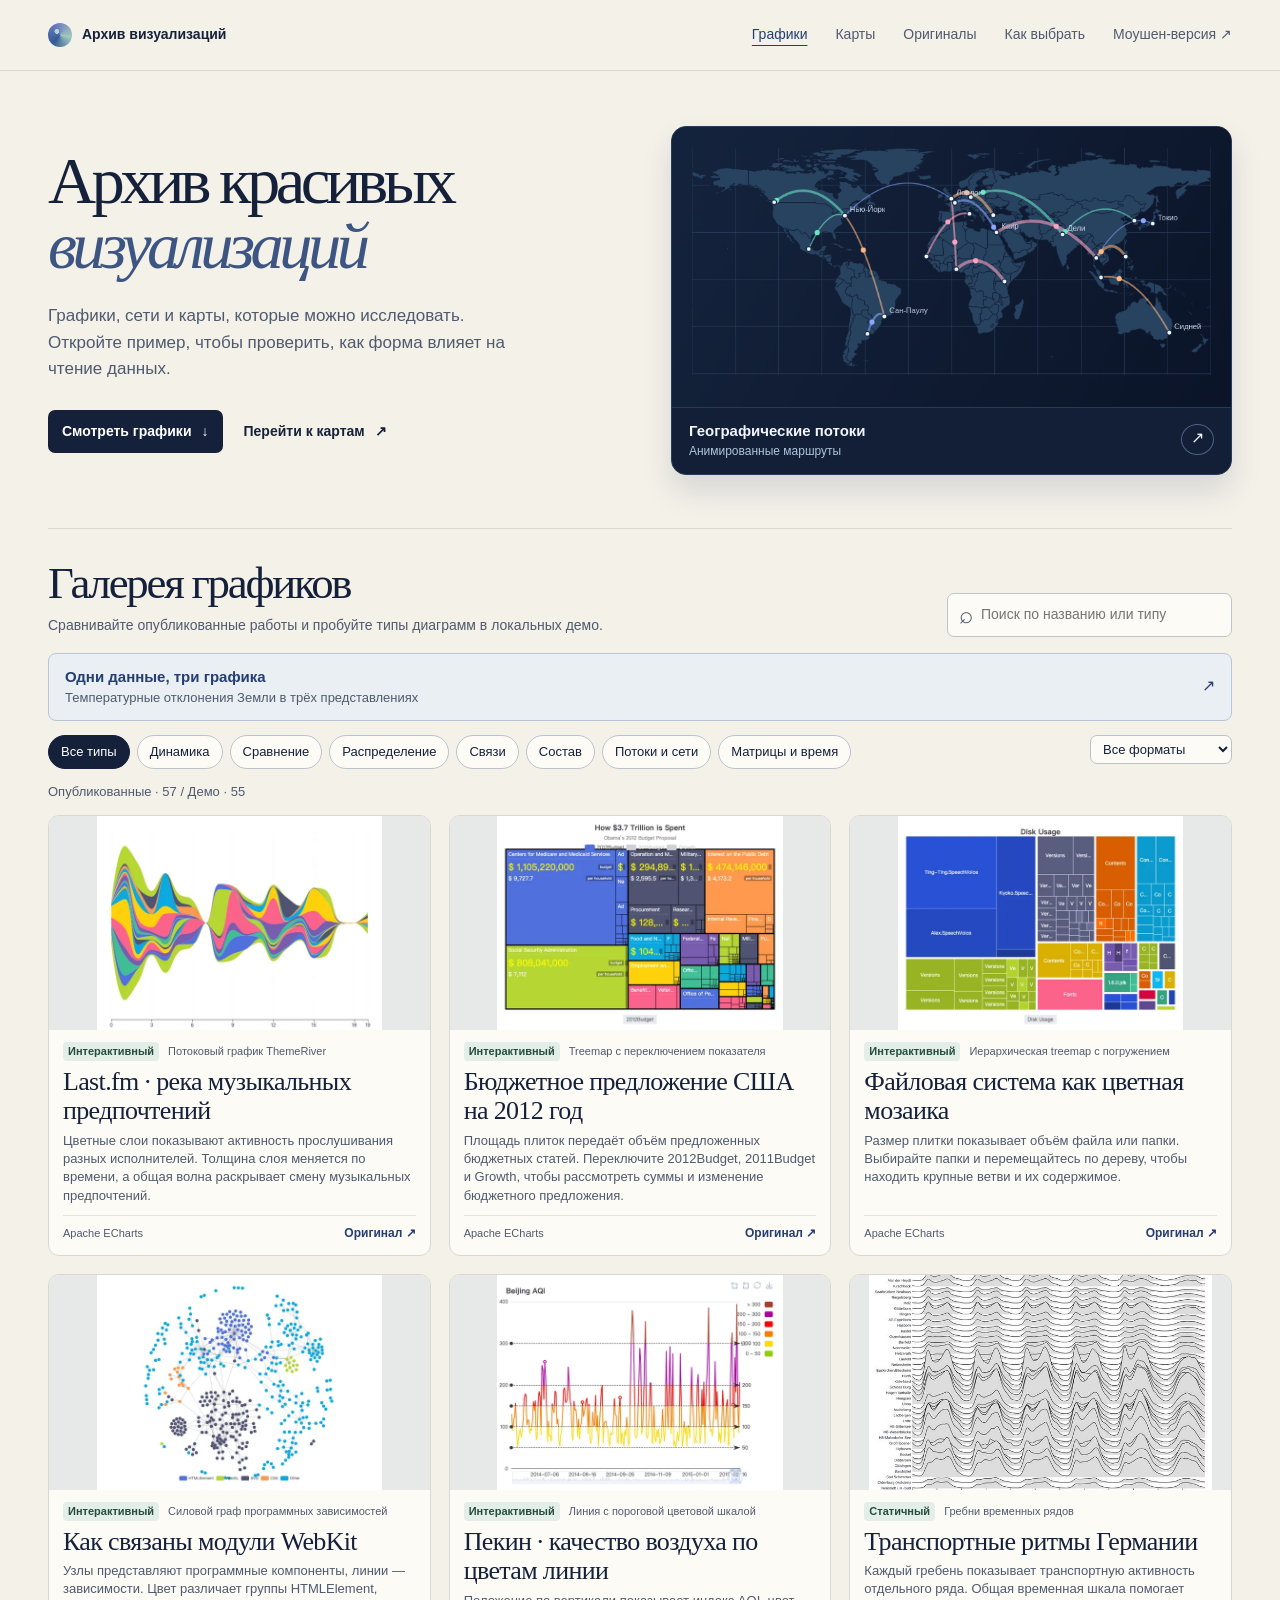
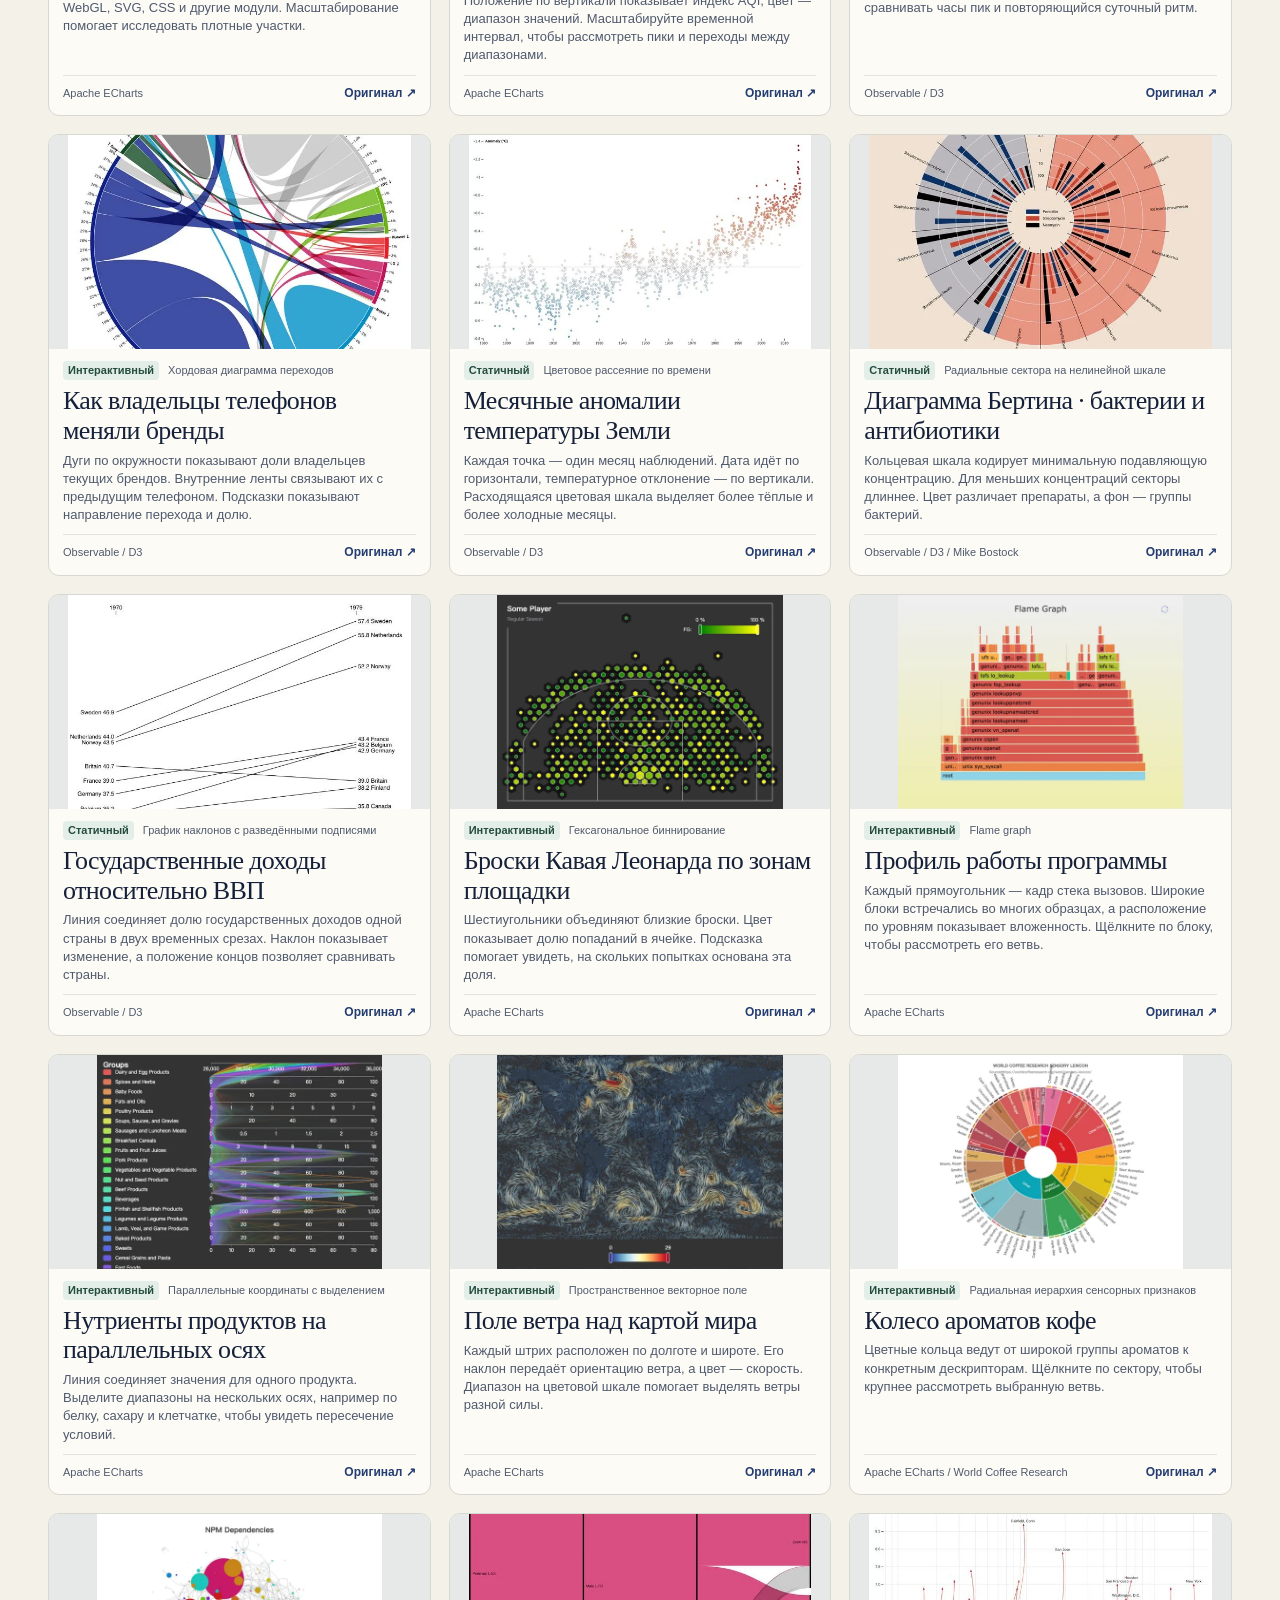
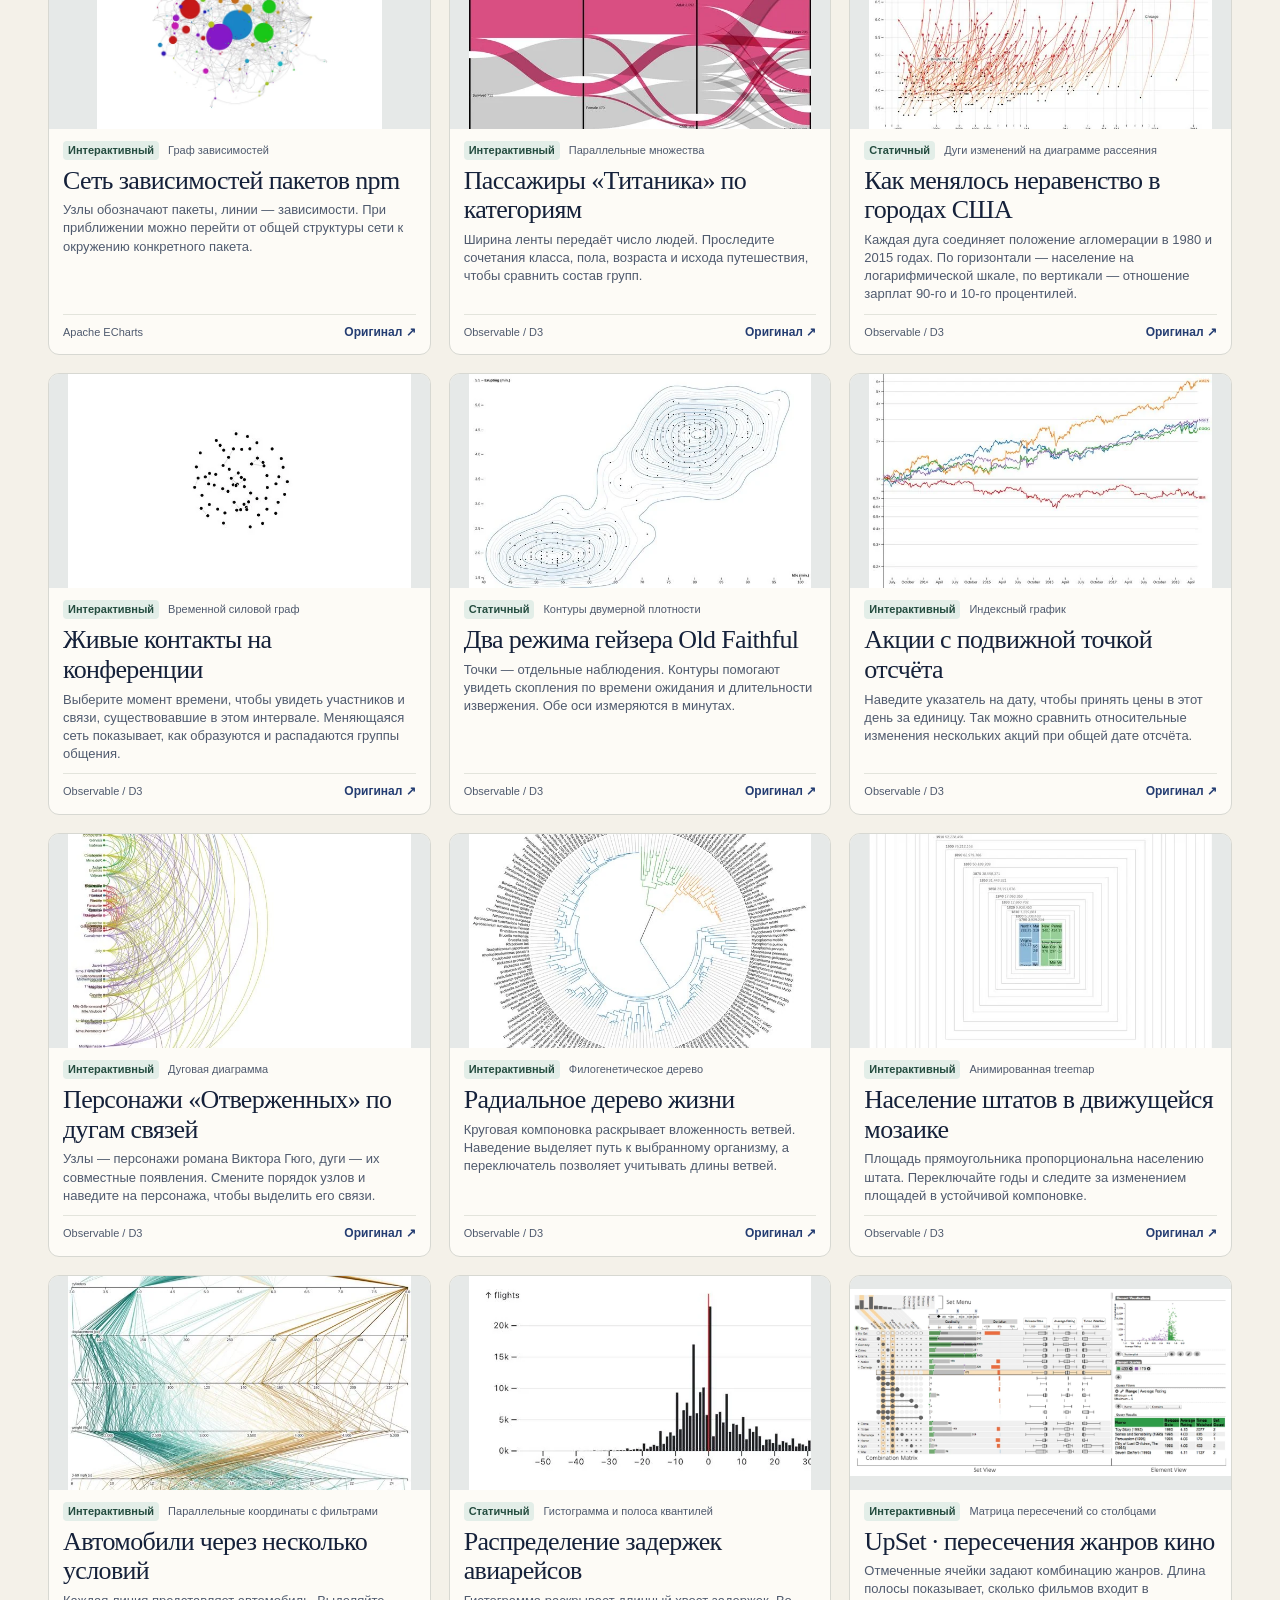
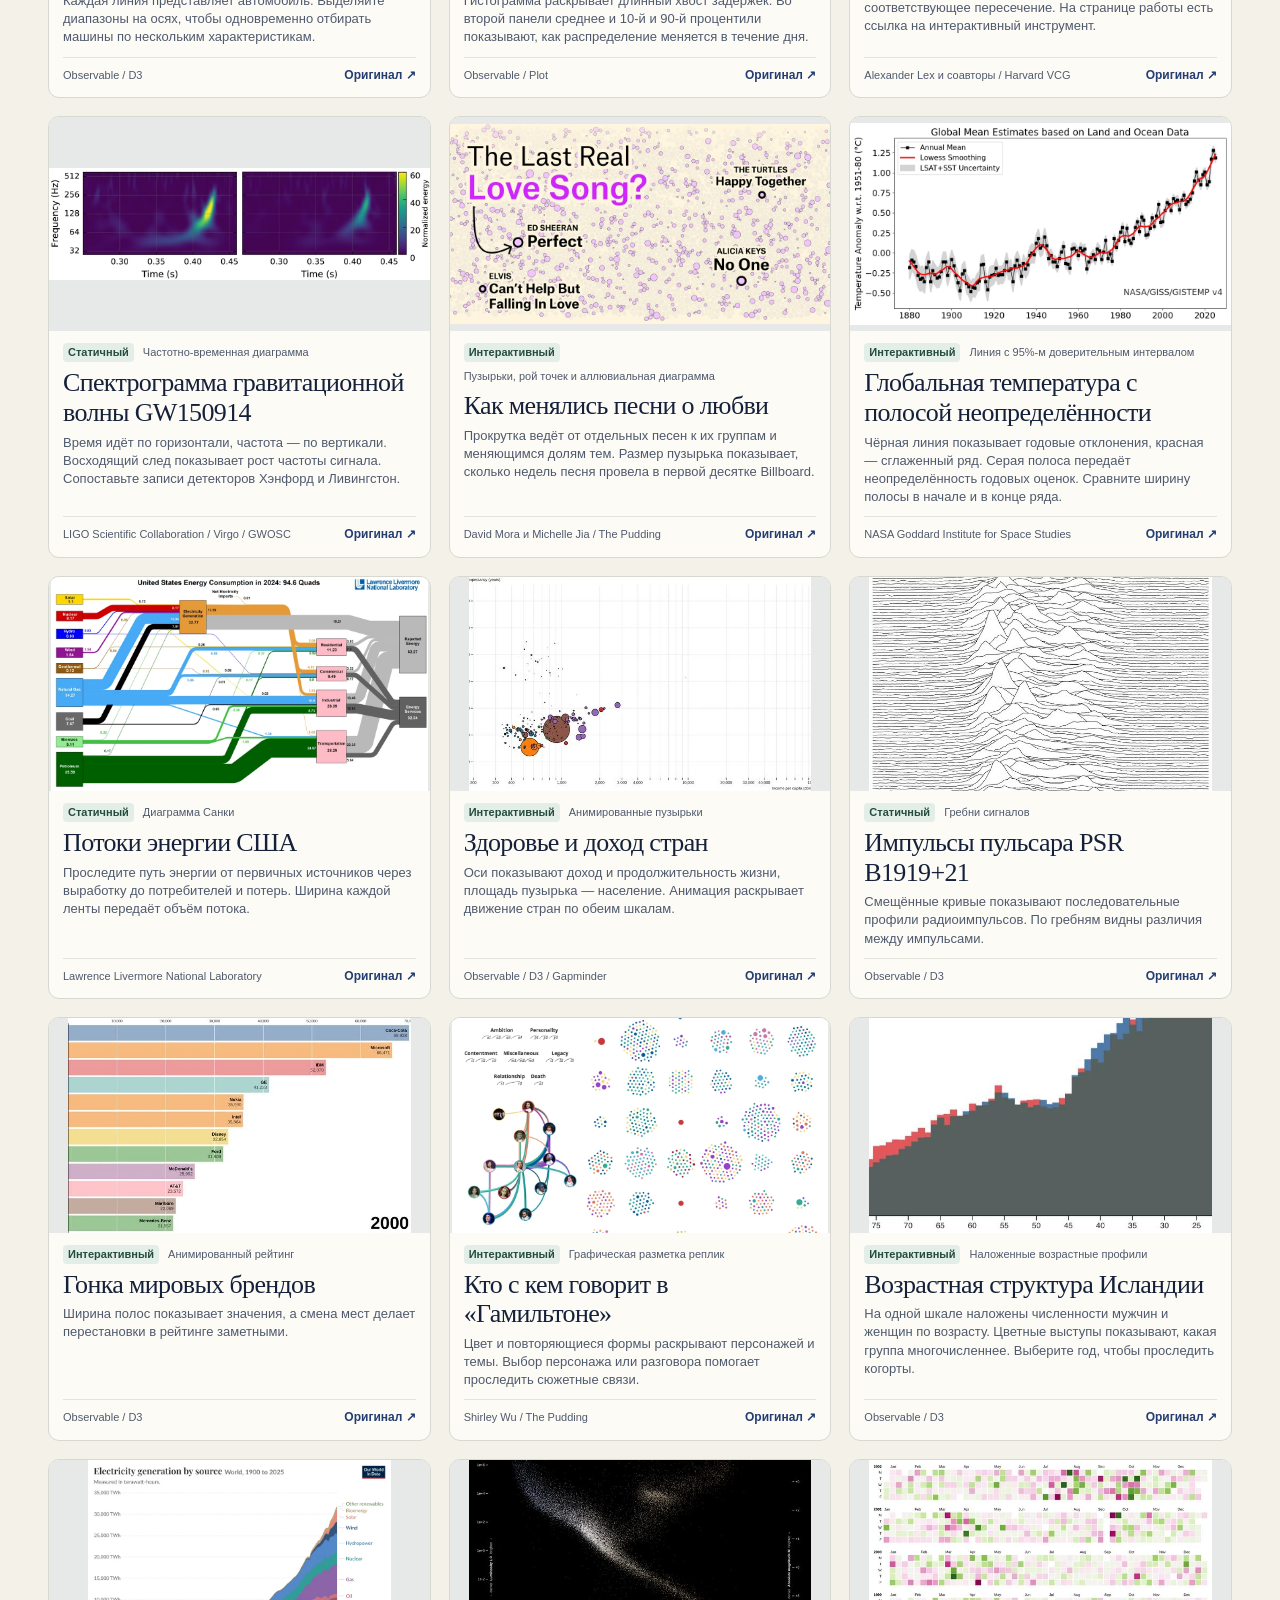
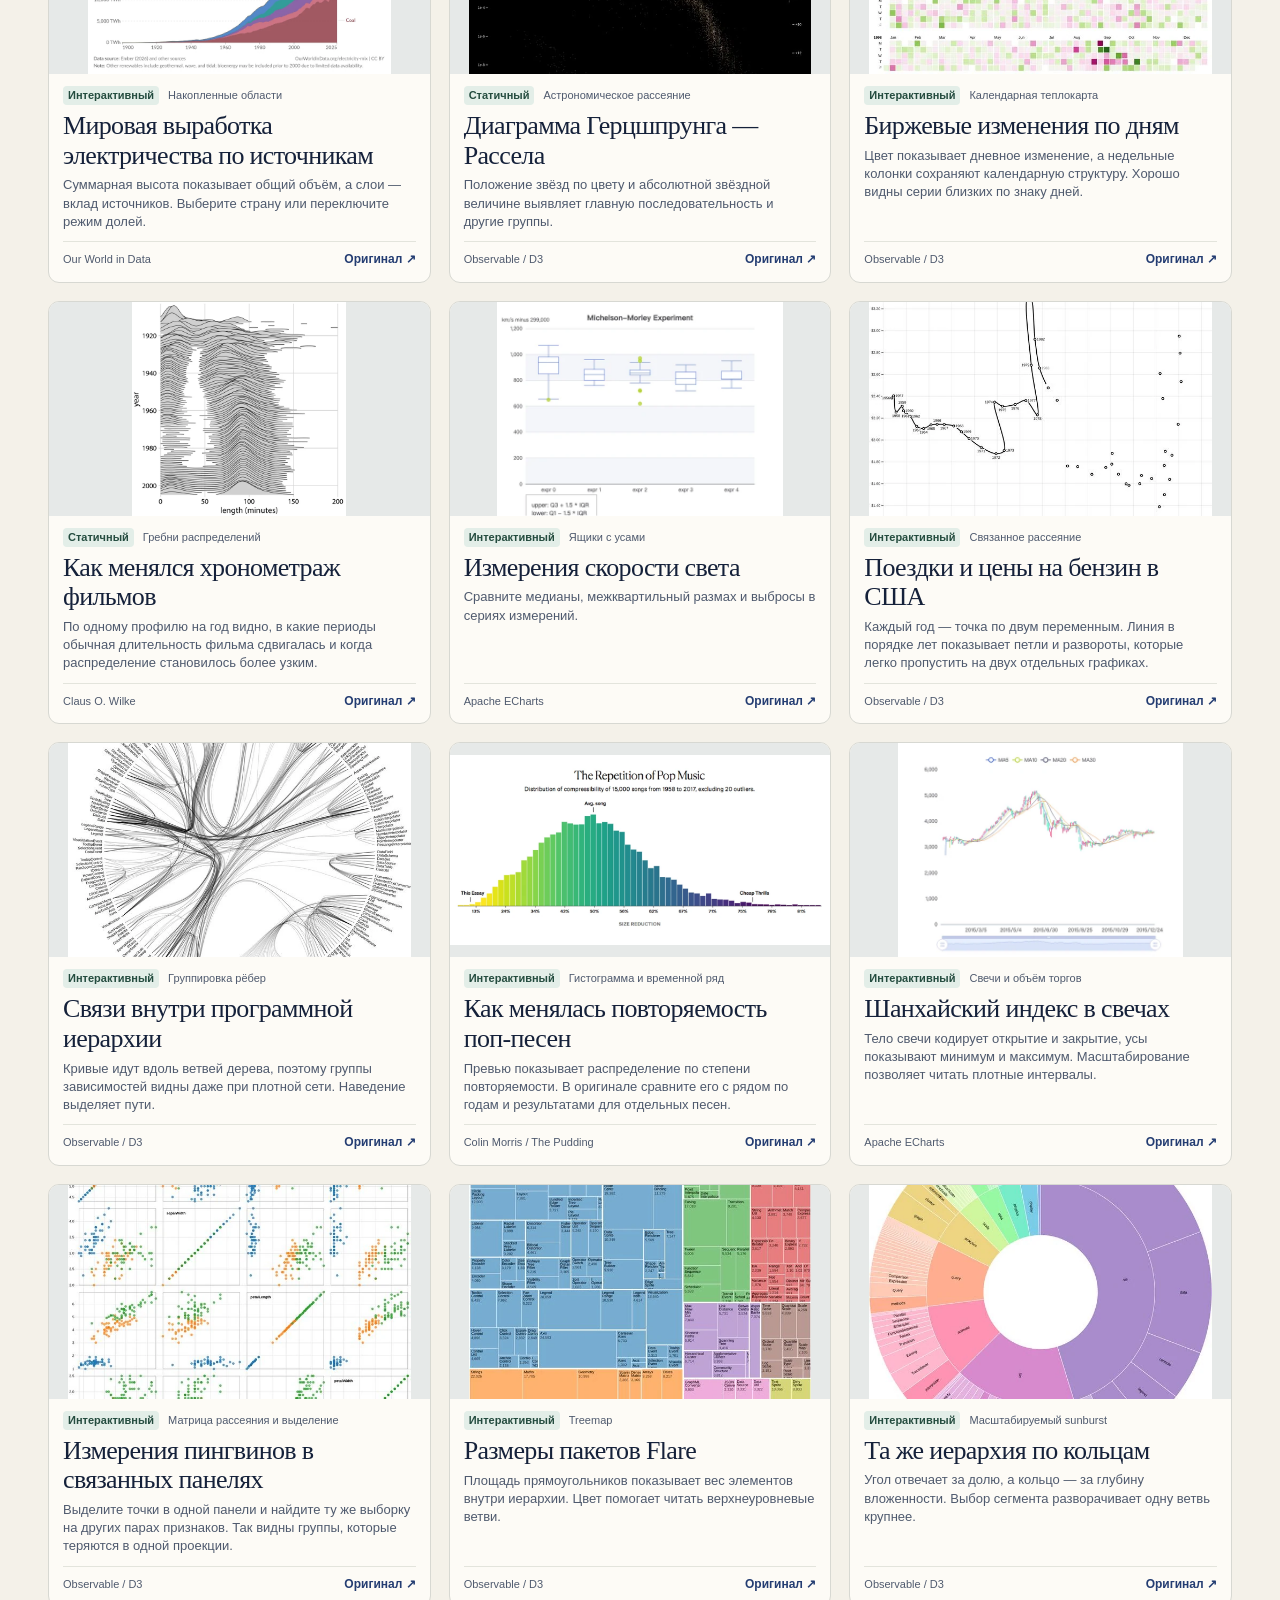
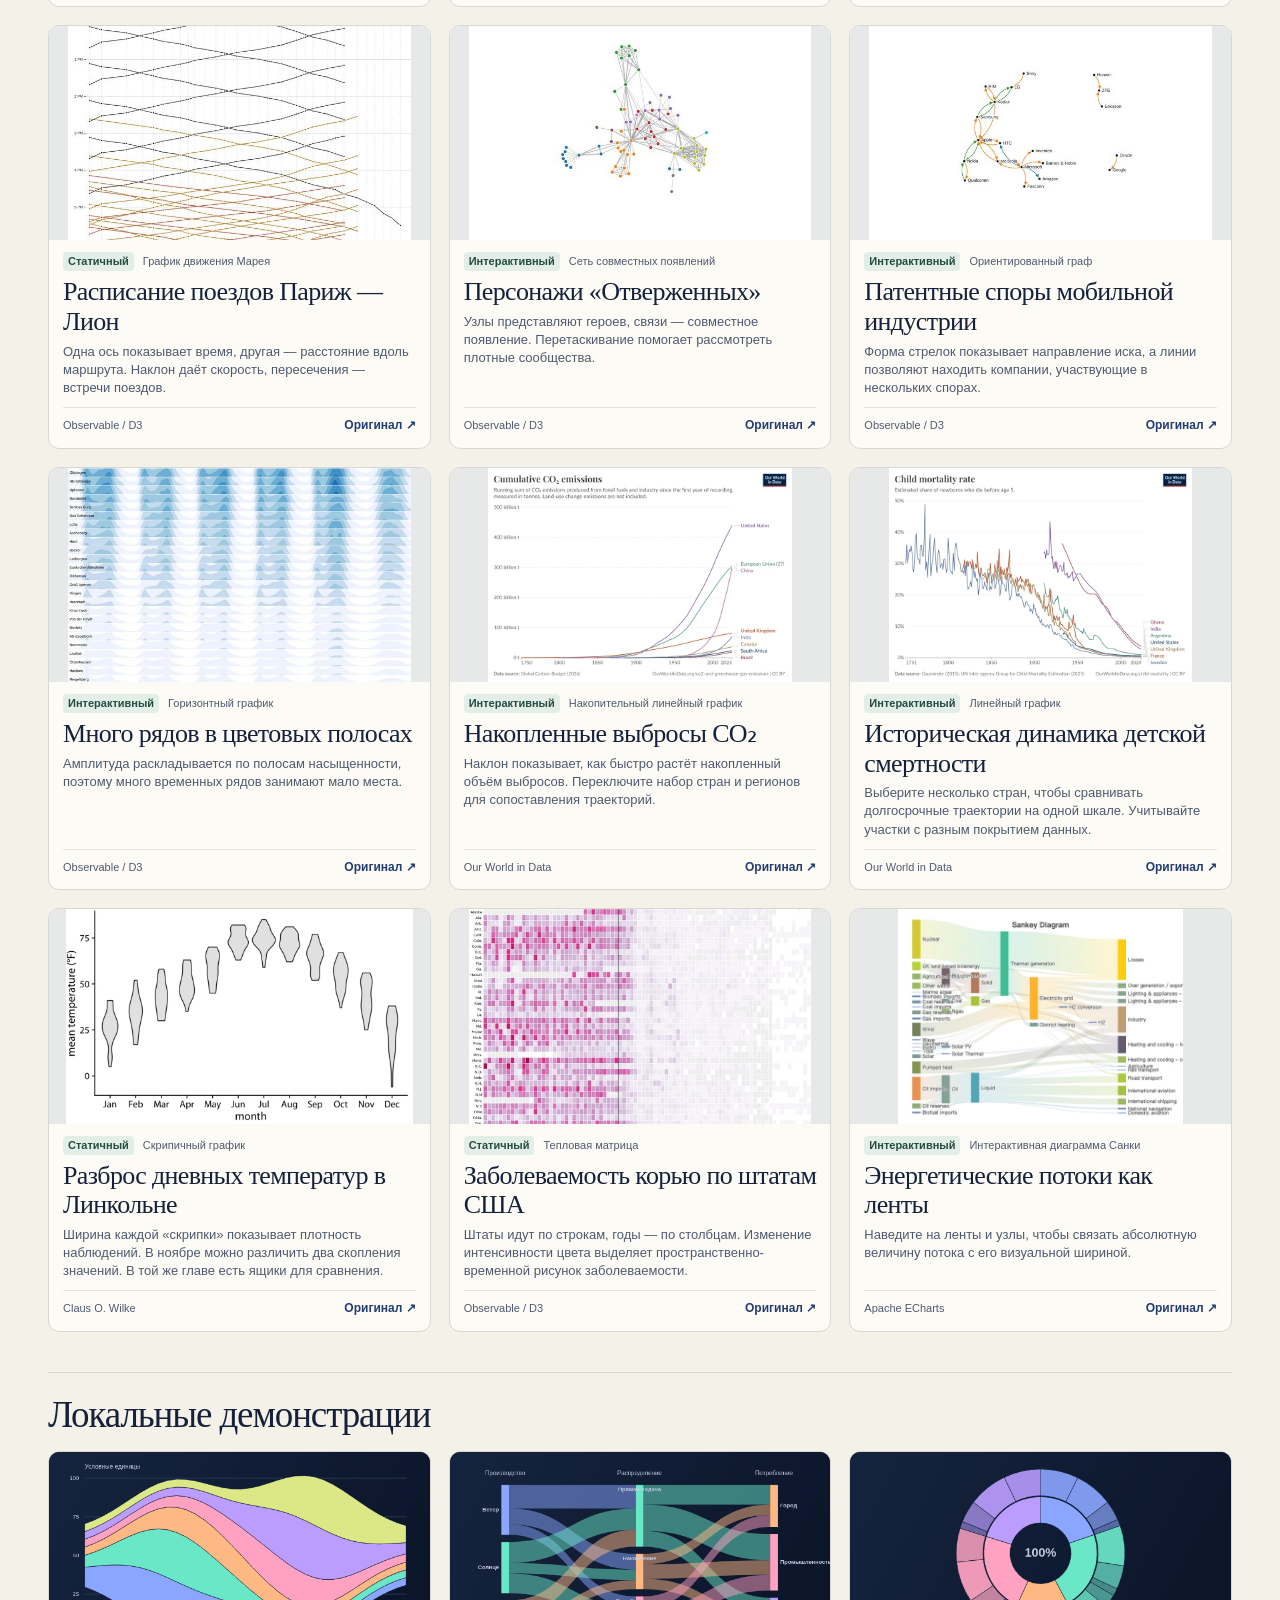
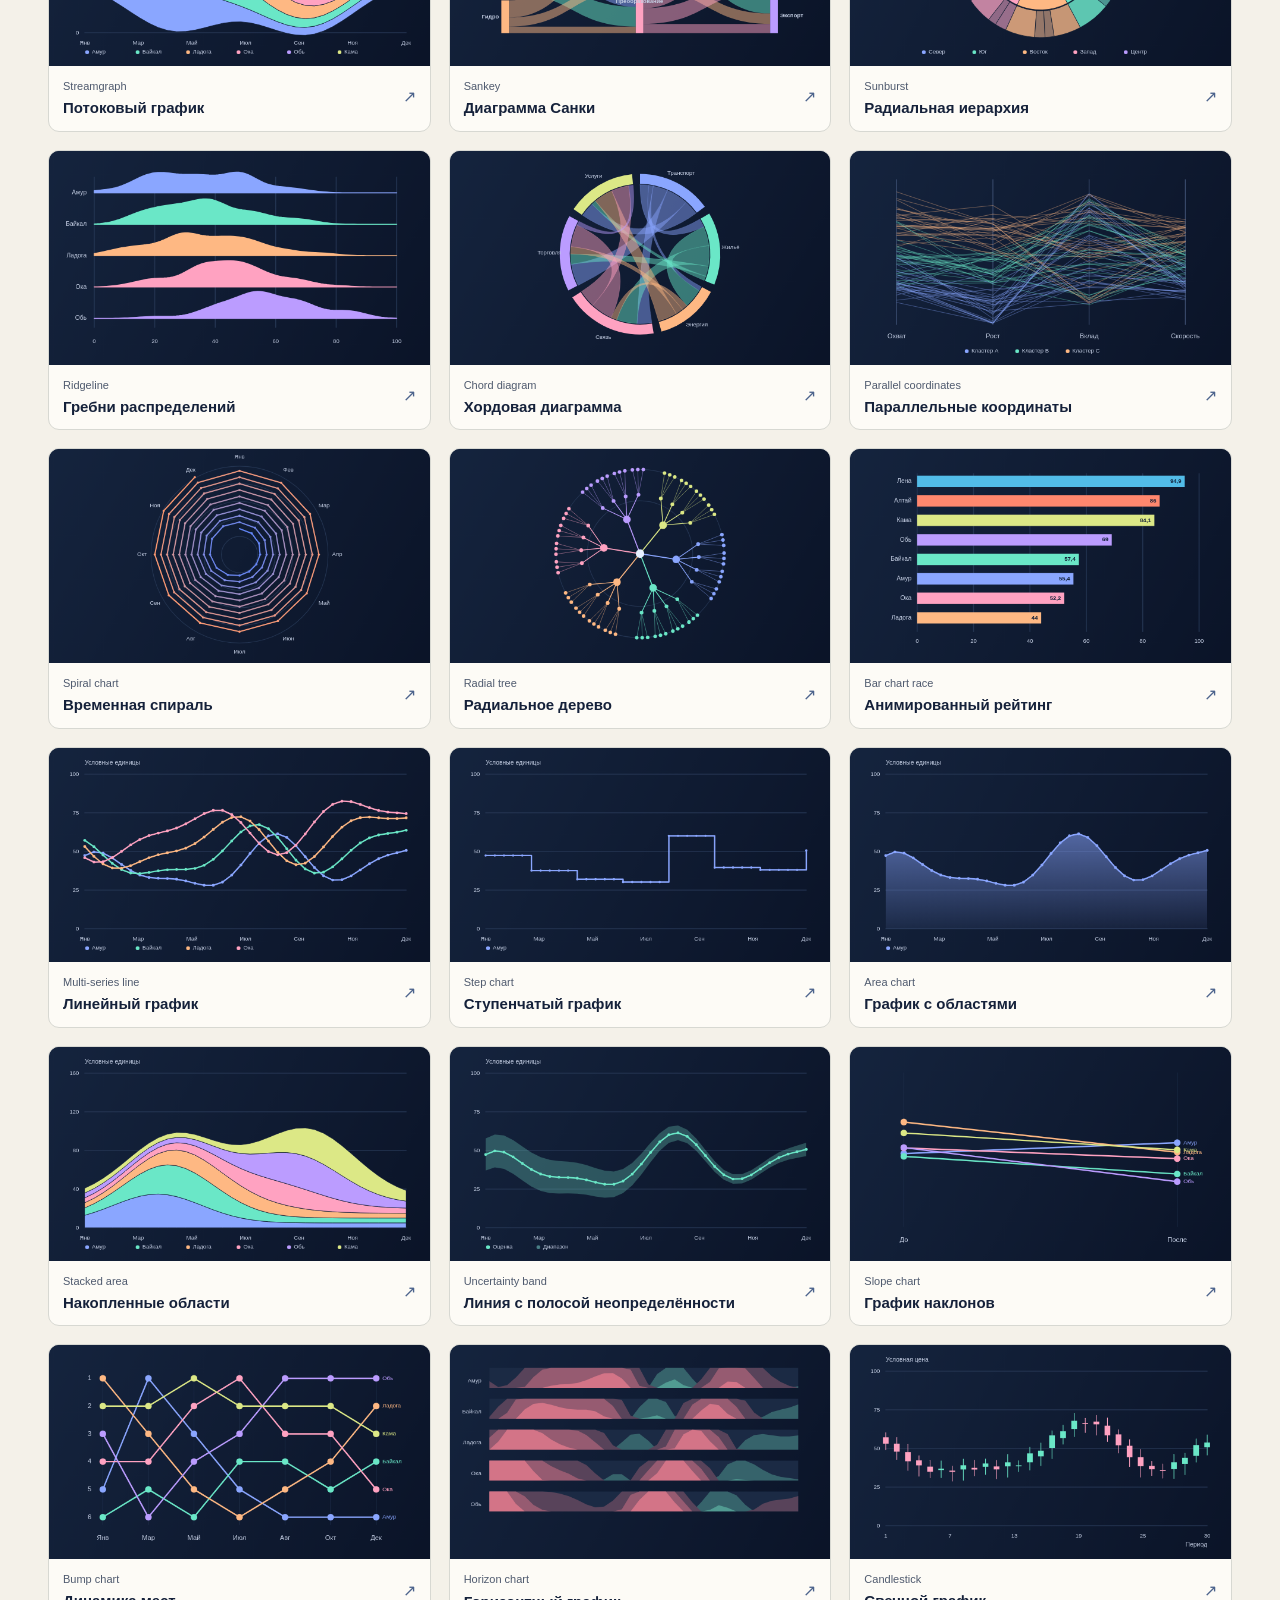
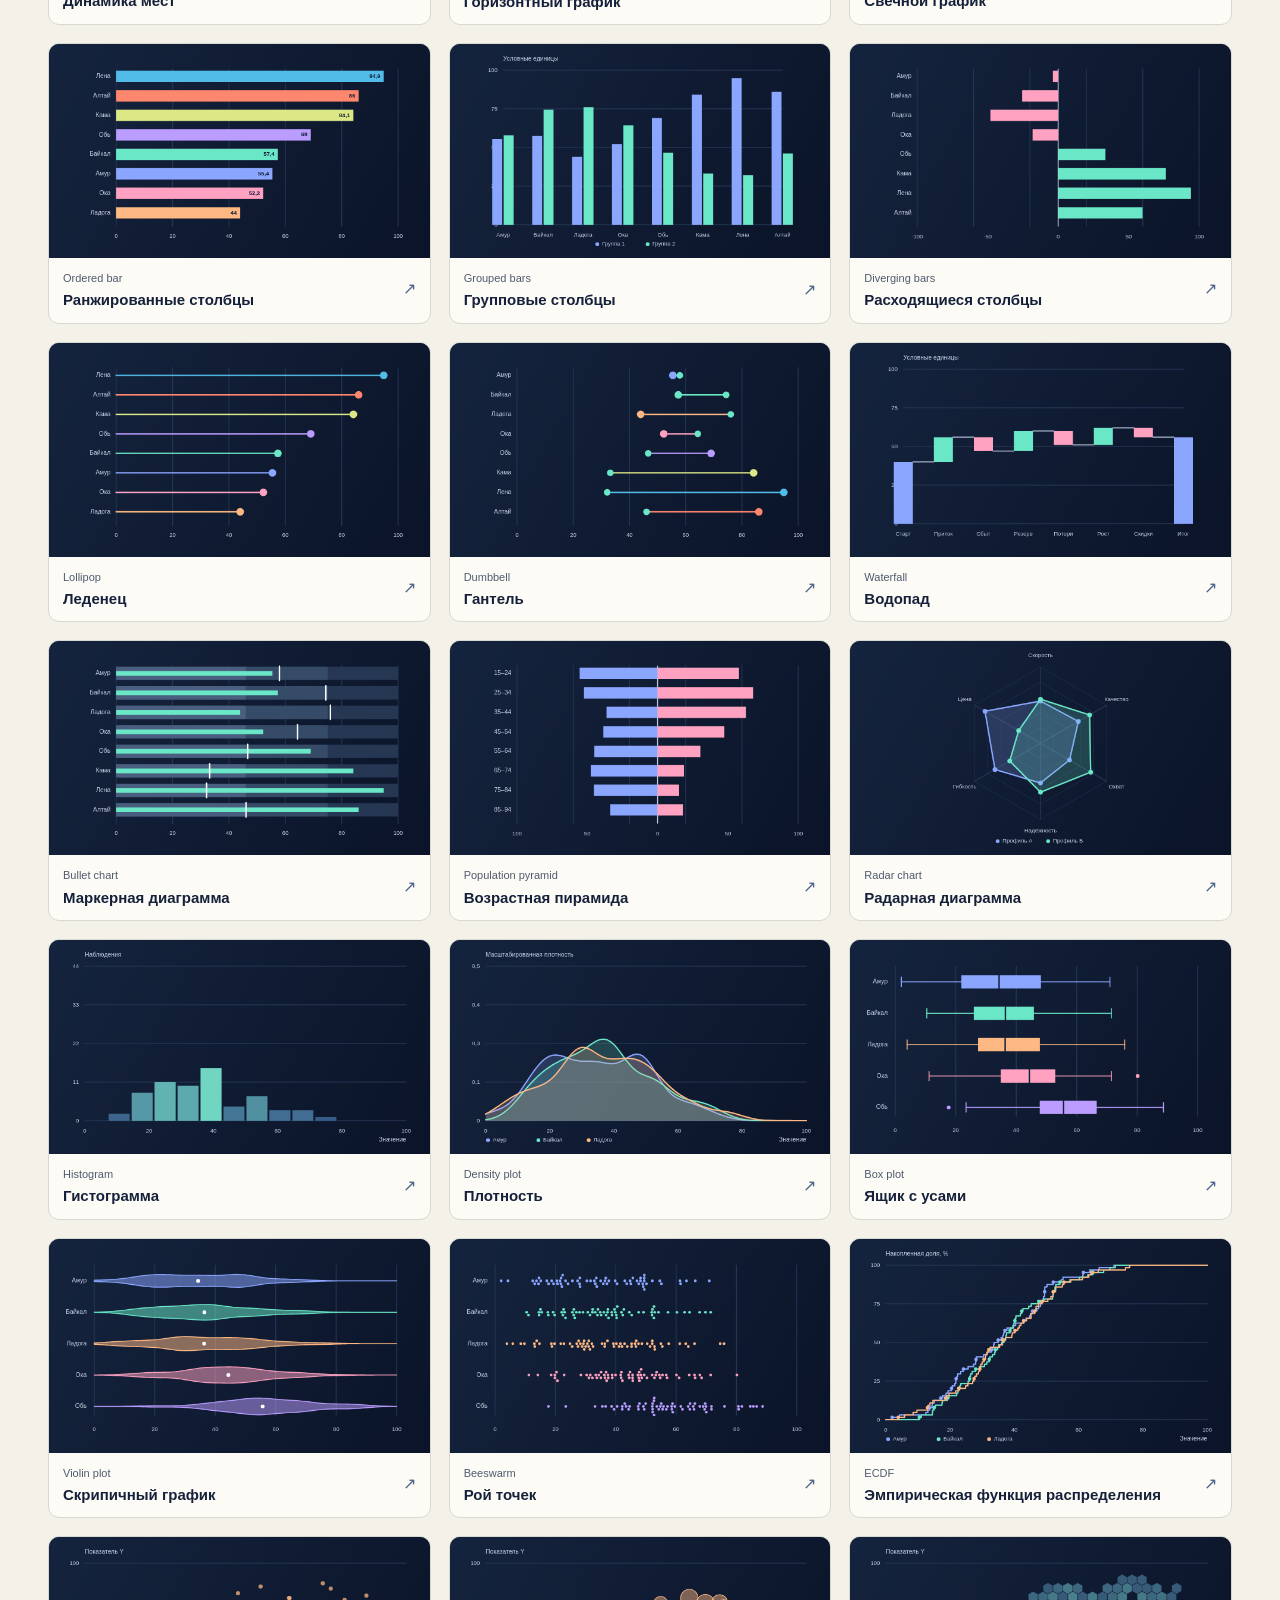
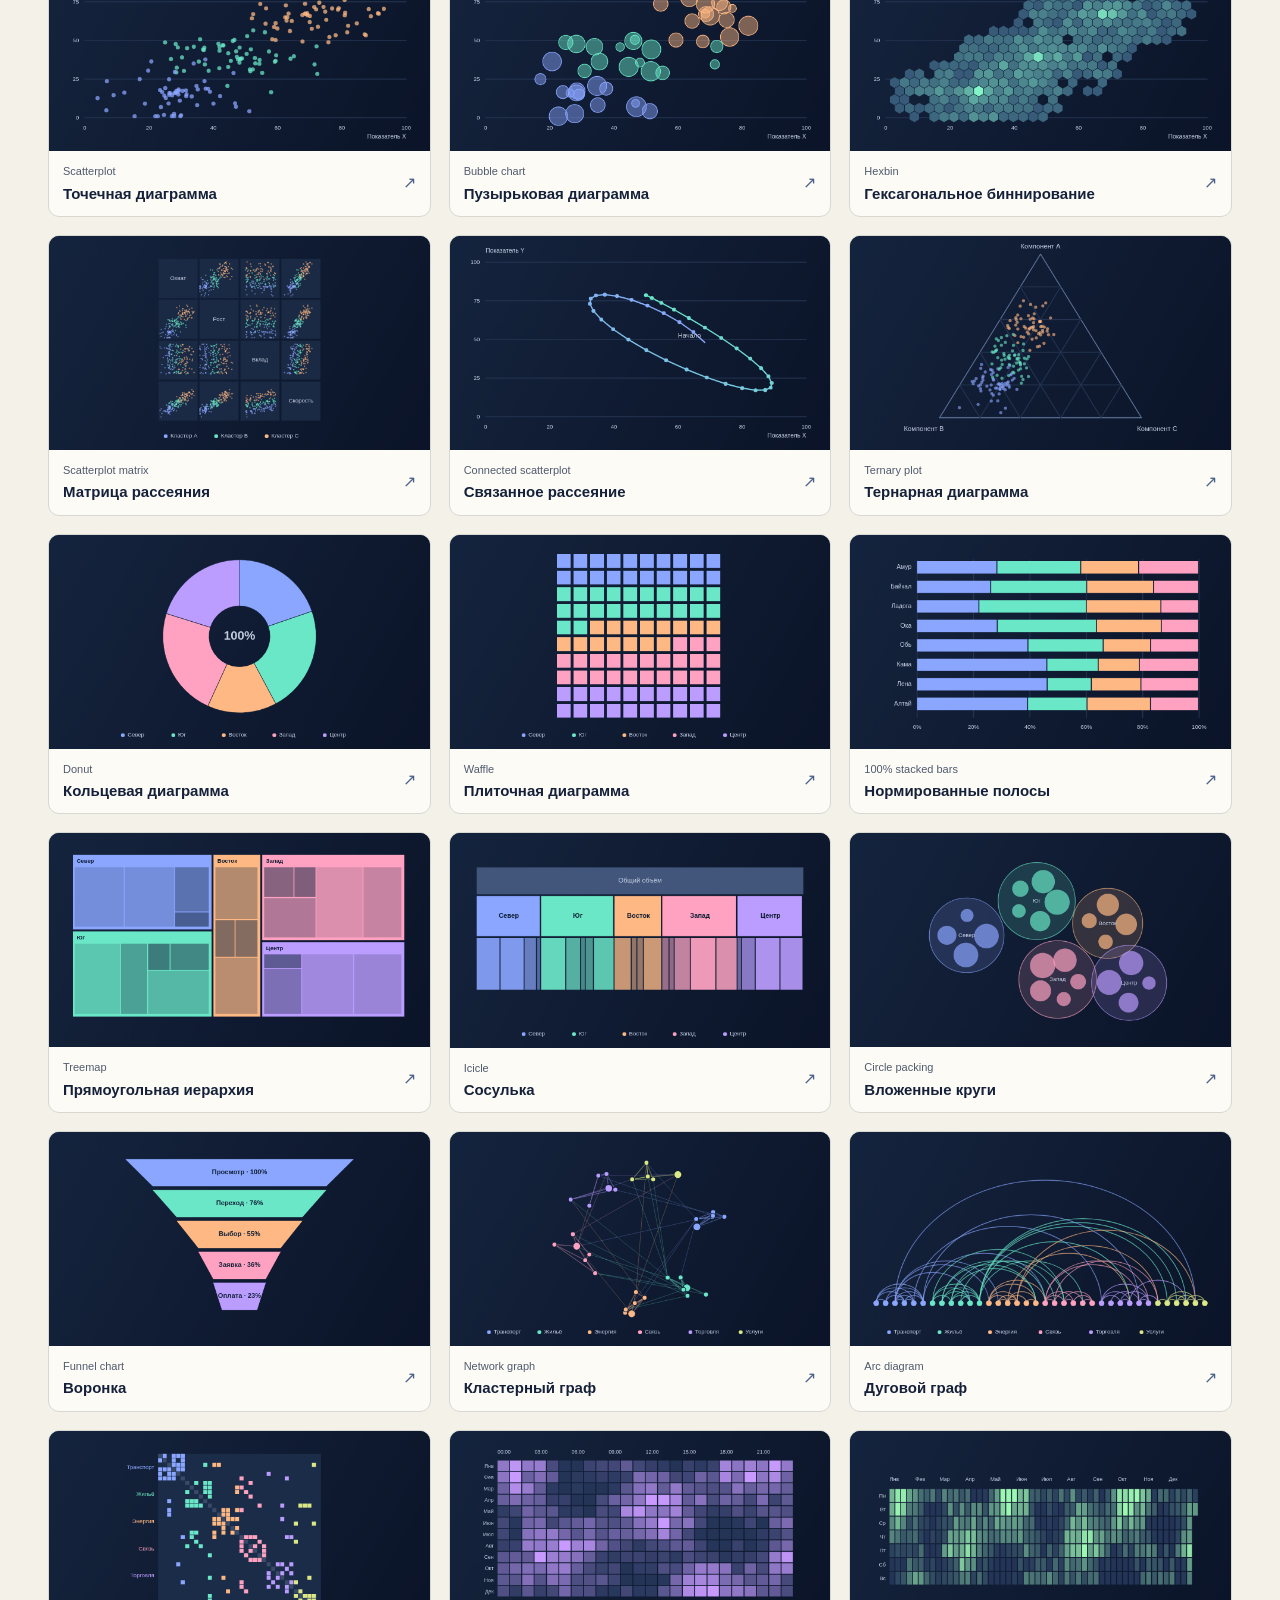
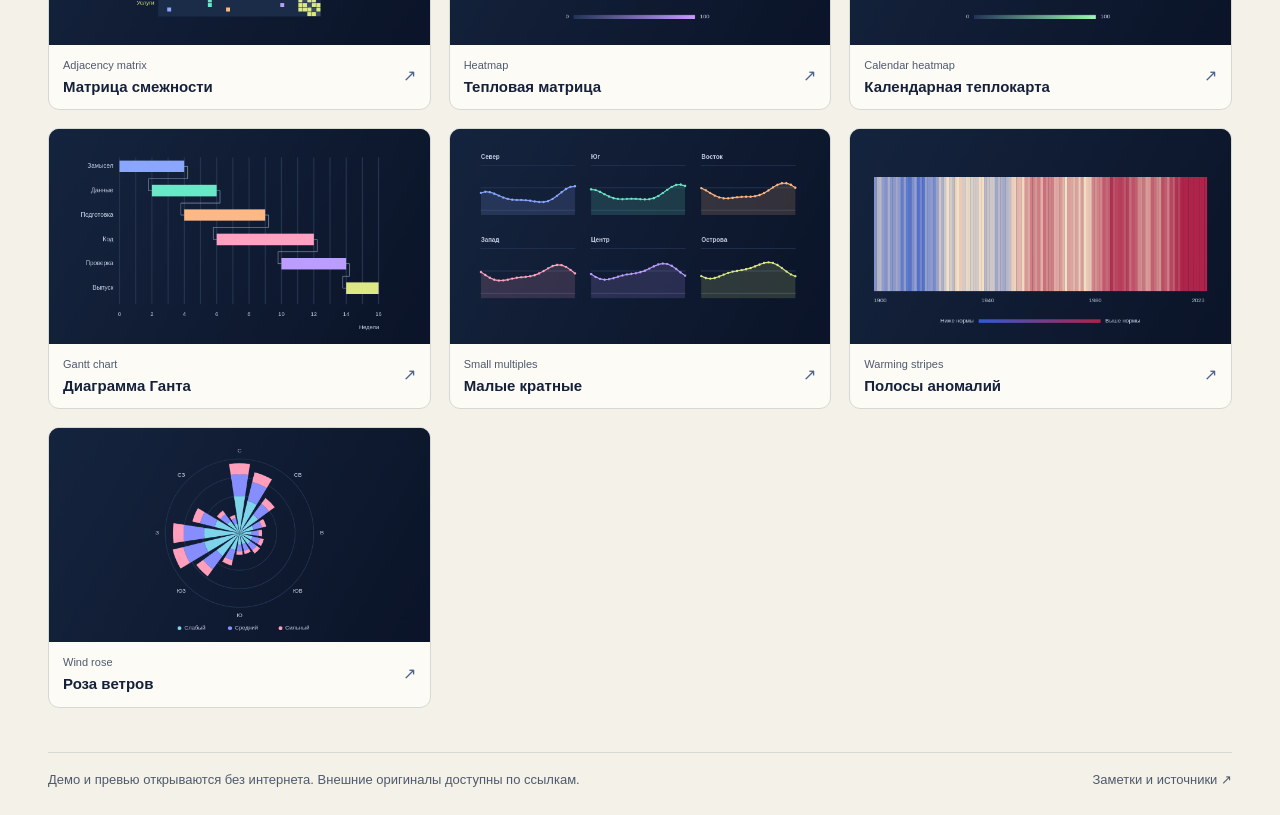
<file: index.html>
<!doctype html>
<html lang="ru">
<head>
  <meta charset="utf-8">
  <meta name="viewport" content="width=device-width, initial-scale=1">
  <meta name="description" content="Интерактивная коллекция графиков и карт с практическими заметками и ссылками на оригиналы.">
  <title>Архив красивых визуализаций</title>
  <link rel="stylesheet" href="assets/style.css">
  <script defer src="assets/catalog.js"></script>
  <script defer src="assets/paint.js"></script>
  <script defer src="assets/structures.js"></script>
  <script defer src="assets/networks.js"></script>
  <script defer src="assets/world.js"></script>
  <script defer src="assets/maps.js"></script>
  <script defer src="assets/terrain.js"></script>
  <script defer src="assets/map-references.js"></script>
  <script defer src="assets/chart-references.js"></script>
  <script defer src="assets/map-library.js"></script>
  <script defer src="assets/census-2020.js"></script>
  <script defer src="assets/census-comparison.js"></script>
  <script defer src="assets/gistemp.js"></script>
  <script defer src="assets/chart-comparison.js"></script>
  <script defer src="assets/app.js"></script>
</head>
<body>
  <div class="mast"><div class="container mast-inner">
    <a href="#top" class="brand"><span class="brand-mark" aria-hidden="true"></span> Архив визуализаций</a>
    <nav aria-label="Разделы">
      <a href="#charts" data-section="charts">Графики</a>
      <a href="#maps" data-section="maps">Карты</a>
      <a href="#originals" data-section="originals">Оригиналы</a>
      <a href="#guide" data-section="guide">Как выбрать</a>
      <a href="Моушен-версия/index.html" class="motion-version-link">Моушен-версия ↗</a>
    </nav>
  </div></div>
  <main id="top" class="container">
    <section class="hero" aria-labelledby="page-title">
      <div class="hero-copy">
        <h1 id="page-title">Архив красивых<br><em>визуализаций</em></h1>
        <p>Графики, сети и карты, которые можно исследовать. Откройте пример, чтобы проверить, как форма влияет на чтение данных.</p>
        <div class="hero-actions">
          <a class="primary" href="#charts" data-section="charts">Смотреть графики <span aria-hidden="true">↓</span></a>
          <a class="minor" href="#maps" data-section="maps">Перейти к картам <span aria-hidden="true">↗</span></a>
        </div>
      </div>
      <button type="button" class="feature" data-open="flows" aria-label="Открыть пример Географические потоки">
        <canvas id="hero-map" width="800" height="450" aria-hidden="true"></canvas>
        <span class="feature-caption"><span><strong>Географические потоки</strong><small>Анимированные маршруты</small></span><span class="feature-arrow" aria-hidden="true">↗</span></span>
      </button>
    </section>
    <section id="collection" aria-labelledby="section-title">
      <div class="section-heading">
        <div><h2 id="section-title">Галерея графиков</h2><p id="section-note"></p></div>
        <label id="search-label" class="search"><span aria-hidden="true">⌕</span><input type="search" id="search" placeholder="Поиск по названию или типу" aria-label="Поиск по названию или типу" autocomplete="off"></label>
      </div>
      <a id="comparison-feature" class="comparison-feature" href="#map-comparison" data-section="map-comparison" hidden>
        <span><strong>Одни данные, три карты</strong><small>Население США по переписи 2020 года в трёх представлениях</small></span>
        <span aria-hidden="true">↗</span>
      </a>
      <section id="census-comparison" class="census-comparison" hidden aria-label="Сравнение трёх карт населения">
        <div class="census-toolbar">
          <label class="map-theme">Штат или округ <select id="census-state"></select></label>
          <div class="census-picks" aria-label="Быстрый выбор">
            <button type="button" data-census-pick="CA">Калифорния</button>
            <button type="button" data-census-pick="NJ">Нью-Джерси</button>
            <button type="button" data-census-pick="WY">Вайоминг</button>
          </div>
        </div>
        <div class="census-summary">
          <strong id="census-active"></strong>
          <dl>
            <div><dt>Жителей</dt><dd id="census-people"></dd></div>
            <div><dt>Площадь суши, км²</dt><dd id="census-sqkm"></dd></div>
            <div><dt>Жителей на км²</dt><dd id="census-density"></dd></div>
          </dl>
        </div>
        <div class="census-grid">
          <article>
            <h3>Хороплет плотности</h3>
            <p>Цвет показывает число жителей на км² суши.</p>
            <canvas width="1040" height="585" data-census-map="density" aria-label="Хороплет плотности населения по штатам"></canvas>
            <div id="density-legend" class="census-legend" aria-label="Жителей на квадратный километр"></div>
          </article>
          <article>
            <h3>Точечная карта</h3>
            <p>Одна точка соответствует примерно 100&nbsp;000 жителей.</p>
            <canvas width="1040" height="585" data-census-map="dots" aria-label="Точечная карта населения по штатам"></canvas>
            <p class="census-note">Точки случайно распределены внутри штата. Их положение условно.</p>
          </article>
          <article>
            <h3>Картограмма Дорлинга</h3>
            <p>Площадь круга пропорциональна населению штата.</p>
            <canvas width="1040" height="585" data-census-map="circles" aria-label="Круговая картограмма населения по штатам"></canvas>
            <p class="census-note">Круги сдвинуты относительно центров штатов, чтобы избежать наложения.</p>
          </article>
        </div>
        <div class="census-reading">
          <p>Нью-Джерси выделяется на карте плотности, а Калифорния заметнее на картограмме. Выберите штат или коснитесь карты, чтобы подсветить территорию во всех трёх представлениях.</p>
          <p>48 смежных штатов и округ Колумбия. Численность на 1 апреля 2020 года. Географические карты в равновеликой проекции Альберса.</p>
          <div class="census-links">
            <a href="#maps" data-section="maps">← К галерее карт</a>
            <a href="https://www.census.gov/data/tables/2020/dec/2020-apportionment-data.html" target="_blank" rel="noopener noreferrer">Таблица 2 переписи ↗</a>
            <a href="https://www.census.gov/geographies/mapping-files/2020/geo/carto-boundary-file.html" target="_blank" rel="noopener noreferrer">Границы и площади ↗</a>
          </div>
        </div>
      </section>
      <a id="chart-comparison-feature" class="comparison-feature" href="#chart-comparison" data-section="chart-comparison" hidden>
        <span><strong>Одни данные, три графика</strong><small>Температурные отклонения Земли в трёх представлениях</small></span>
        <span aria-hidden="true">↗</span>
      </a>
      <section id="climate-comparison" class="census-comparison climate-comparison" hidden aria-label="Сравнение трёх графиков температуры">
        <div class="census-toolbar">
          <label class="climate-year-control">Год <input id="climate-year" type="range" min="1880" max="2025" value="2024"></label>
          <div class="census-picks" aria-label="Быстрый выбор года">
            <button type="button" data-climate-pick="1880">1880</button>
            <button type="button" data-climate-pick="1980">1980</button>
            <button type="button" data-climate-pick="2024">2024</button>
          </div>
        </div>
        <div class="census-summary">
          <strong id="climate-selected"></strong>
          <dl>
            <div><dt>Отклонение за год</dt><dd id="climate-annual-value"></dd></div>
            <div><dt>Базовый период NASA</dt><dd>1951–1980</dd></div>
          </dl>
        </div>
        <div class="census-grid">
          <article>
            <h3>Линия по годам</h3>
            <p>Показывает долгосрочное изменение и отдельные пики.</p>
            <canvas width="1040" height="585" data-climate-chart="climate-annual" aria-label="Линейный график годовых отклонений"></canvas>
            <p class="census-note">Годовое значение берётся из столбца J-D таблицы NASA.</p>
          </article>
          <article>
            <h3>Тепловая матрица</h3>
            <p>Строка — месяц. Столбец — год.</p>
            <canvas width="1040" height="585" data-climate-chart="climate-calendar" aria-label="Тепловая матрица месячных отклонений"></canvas>
            <div class="climate-scale" aria-label="Легенда температуры от минус полутора до плюс полутора градусов">
              <div></div><span>−1,5 °C</span><span>0</span><span>+1,5 °C</span>
            </div>
          </article>
          <article>
            <h3>Столбцы по месяцам</h3>
            <p>Показывают отклонение каждого месяца выбранного года.</p>
            <canvas width="1040" height="585" data-climate-chart="climate-months" aria-label="Отклонения по месяцам выбранного года"></canvas>
            <p class="census-note">Нулевая линия соответствует среднему за базовый период.</p>
          </article>
        </div>
        <details class="climate-values">
          <summary>Числовые значения по месяцам</summary>
          <dl id="climate-monthly-values"></dl>
        </details>
        <div class="census-reading">
          <p>Щёлкните по линии или по столбцу тепловой матрицы, чтобы выбрать год. Отклонения выражены в °C относительно средних значений NASA за 1951–1980 годы. Включены полные годы с 1880 по 2025.</p>
          <div class="census-links">
            <a href="#charts" data-section="charts">← К галерее графиков</a>
            <a href="https://data.giss.nasa.gov/gistemp/" target="_blank" rel="noopener noreferrer">NASA GISTEMP v4 ↗</a>
            <a href="https://data.giss.nasa.gov/gistemp/tabledata_v4/GLB.Ts+dSST.csv" target="_blank" rel="noopener noreferrer">Исходная таблица ↗</a>
          </div>
        </div>
      </section>
      <div class="facets">
        <div id="filters" class="filters" aria-label="Фильтр по типам"></div>
        <label id="chart-format-wrap" class="map-theme" hidden>
          <select id="chart-format" aria-label="Формат примеров графиков">
            <option value="all">Все форматы</option>
            <option value="published">Опубликованные</option>
            <option value="demo">Локальные демо</option>
          </select>
        </label>
        <label id="map-theme-wrap" class="map-theme" hidden>Тема <select id="map-theme" aria-label="Тема карт"></select></label>
      </div>
      <div id="count" class="count" role="status"></div>
      <div class="cards" id="cards"></div>
      <section id="guide" class="guide" hidden aria-label="Руководство по выбору"></section>
      <noscript><p>Для интерактивной галереи включите JavaScript в браузере.</p></noscript>
    </section>
  </main>
  <footer class="container">
    <span>Демо и превью открываются без интернета. Внешние оригиналы доступны по ссылкам.</span>
    <a href="Исследование.md">Заметки и источники ↗</a>
  </footer>
  <dialog id="detail" aria-labelledby="detail-title">
    <article class="detail-wrap">
      <div class="detail-head">
        <div><p id="detail-group" class="eyebrow"></p><h2 id="detail-title"></h2></div>
        <button type="button" id="close" class="icon-button" aria-label="Закрыть пример" title="Закрыть">×</button>
      </div>
      <div class="plot" id="plot-wrap">
        <canvas id="plot" width="1200" height="675" aria-label="Интерактивный график"></canvas>
        <output id="tooltip" class="tooltip" hidden></output>
      </div>
      <div class="controls">
        <div id="scenarios" class="scenario">
          <button type="button" id="play">▷ Запустить</button>
          <label for="phase" id="phase-label">Сценарий</label><input type="range" id="phase" min="0" max="100" value="35">
        </div>
        <div id="rotation" class="rotation" hidden aria-label="Вращение глобуса">
          <button type="button" data-turn="-20,0" aria-label="Повернуть на запад">←</button>
          <button type="button" data-turn="20,0" aria-label="Повернуть на восток">→</button>
          <button type="button" data-turn="0,15" aria-label="Повернуть на север">↑</button>
          <button type="button" data-turn="0,-15" aria-label="Повернуть на юг">↓</button>
          <button type="button" id="reset">Сбросить</button>
        </div>
        <button type="button" id="download">↓ PNG</button>
      </div>
      <div class="detail-text"><p id="detail-summary"></p><p id="detail-tip"></p></div>
      <div class="detail-foot">
        <span id="detail-hint"></span>
        <div class="detail-nav"><button type="button" id="prev" aria-label="Предыдущий пример">←</button><button type="button" id="next" aria-label="Следующий пример">→</button></div>
      </div>
    </article>
  </dialog>
  <dialog id="map-reference" class="reference-dialog" aria-labelledby="ref-title">
    <article class="detail-wrap">
      <div class="detail-head">
        <div><p id="ref-group" class="eyebrow"></p><h2 id="ref-title"></h2></div>
        <button type="button" id="ref-close" class="icon-button" aria-label="Закрыть превью" title="Закрыть">×</button>
      </div>
      <figure class="reference-figure">
        <img id="ref-image" alt="">
      </figure>
      <div class="reference-detail-body">
        <p id="ref-description"></p>
        <dl>
          <div><dt>Автор</dt><dd id="ref-author"></dd></div>
          <div><dt>Данные</dt><dd id="ref-dataset"></dd></div>
        </dl>
      </div>
      <div class="reference-dialog-footer">
        <a id="ref-original" class="primary">Открыть оригинал ↗</a>
        <a id="ref-credit" class="minor">Источник превью ↗</a>
        <div class="detail-nav"><button type="button" id="ref-prev" aria-label="Предыдущий пример">←</button><button type="button" id="ref-next" aria-label="Следующий пример">→</button></div>
      </div>
    </article>
  </dialog>
</body>
</html>
</file>
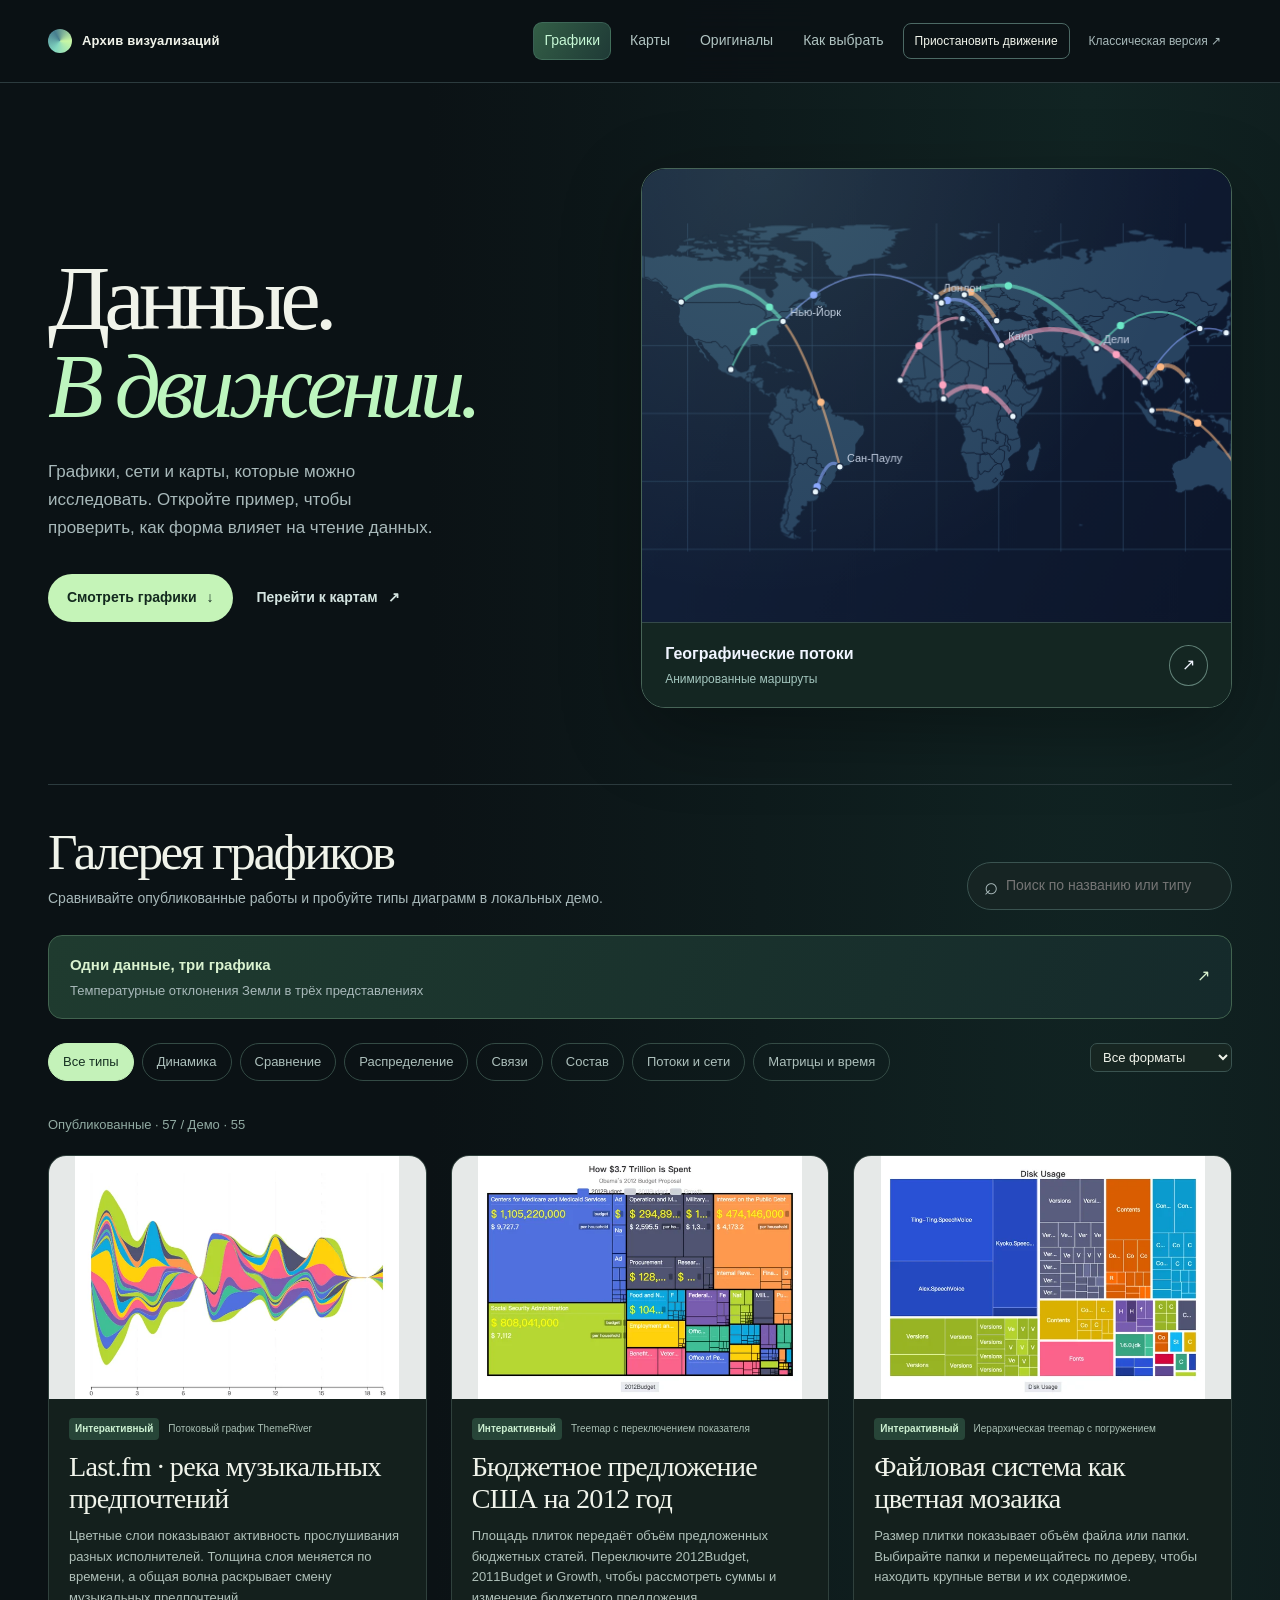
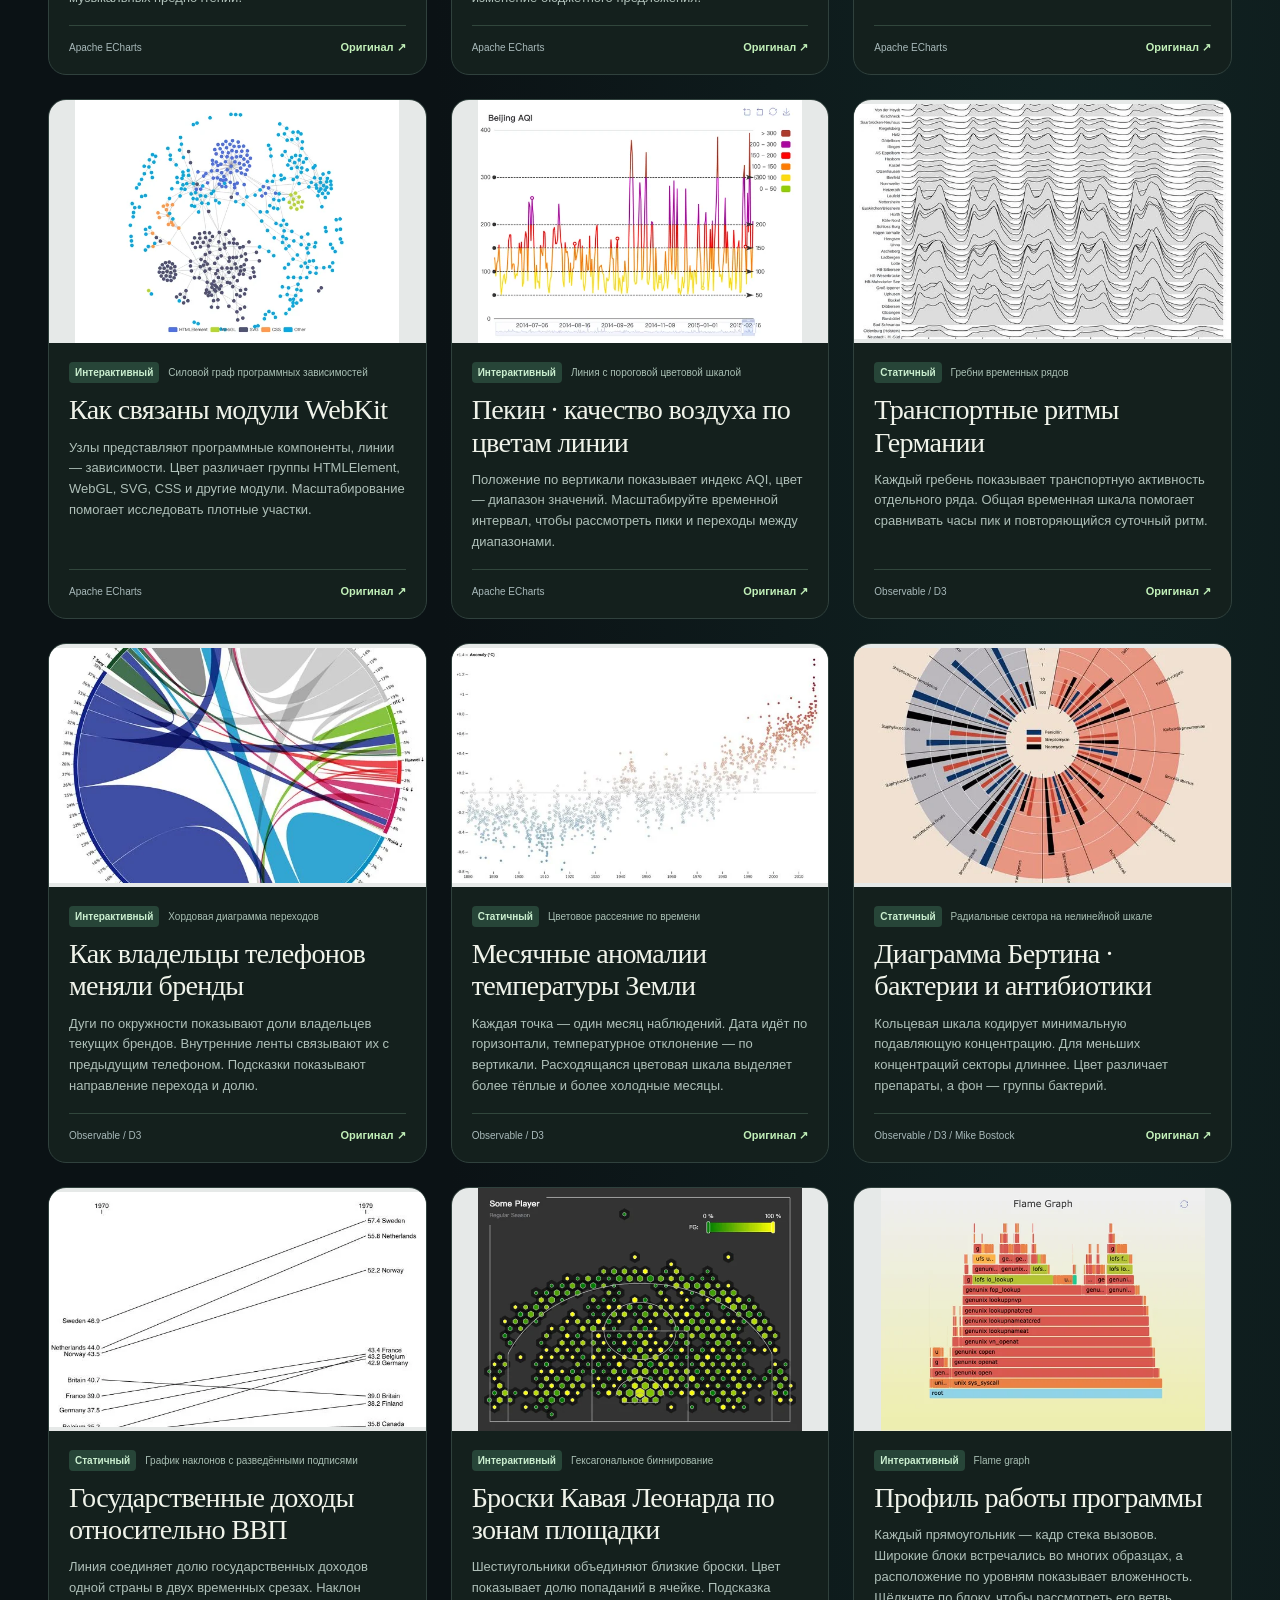
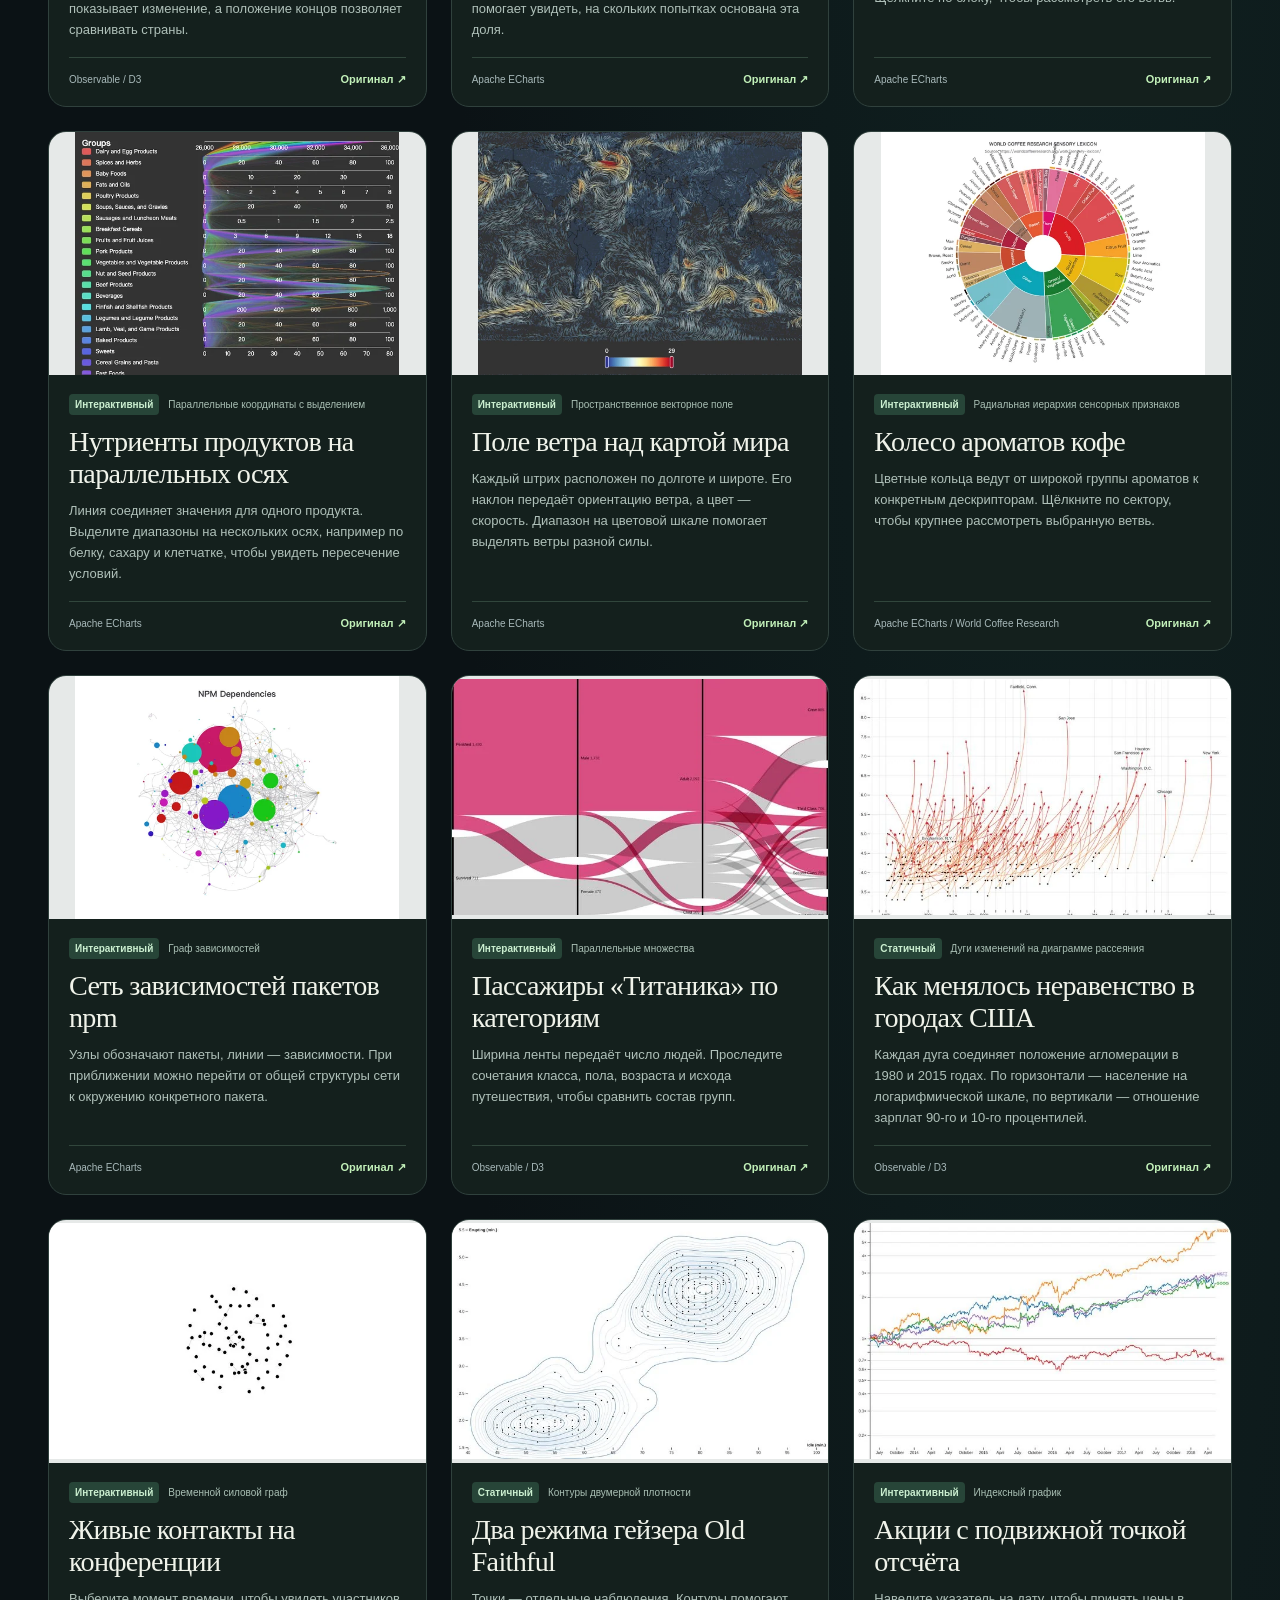
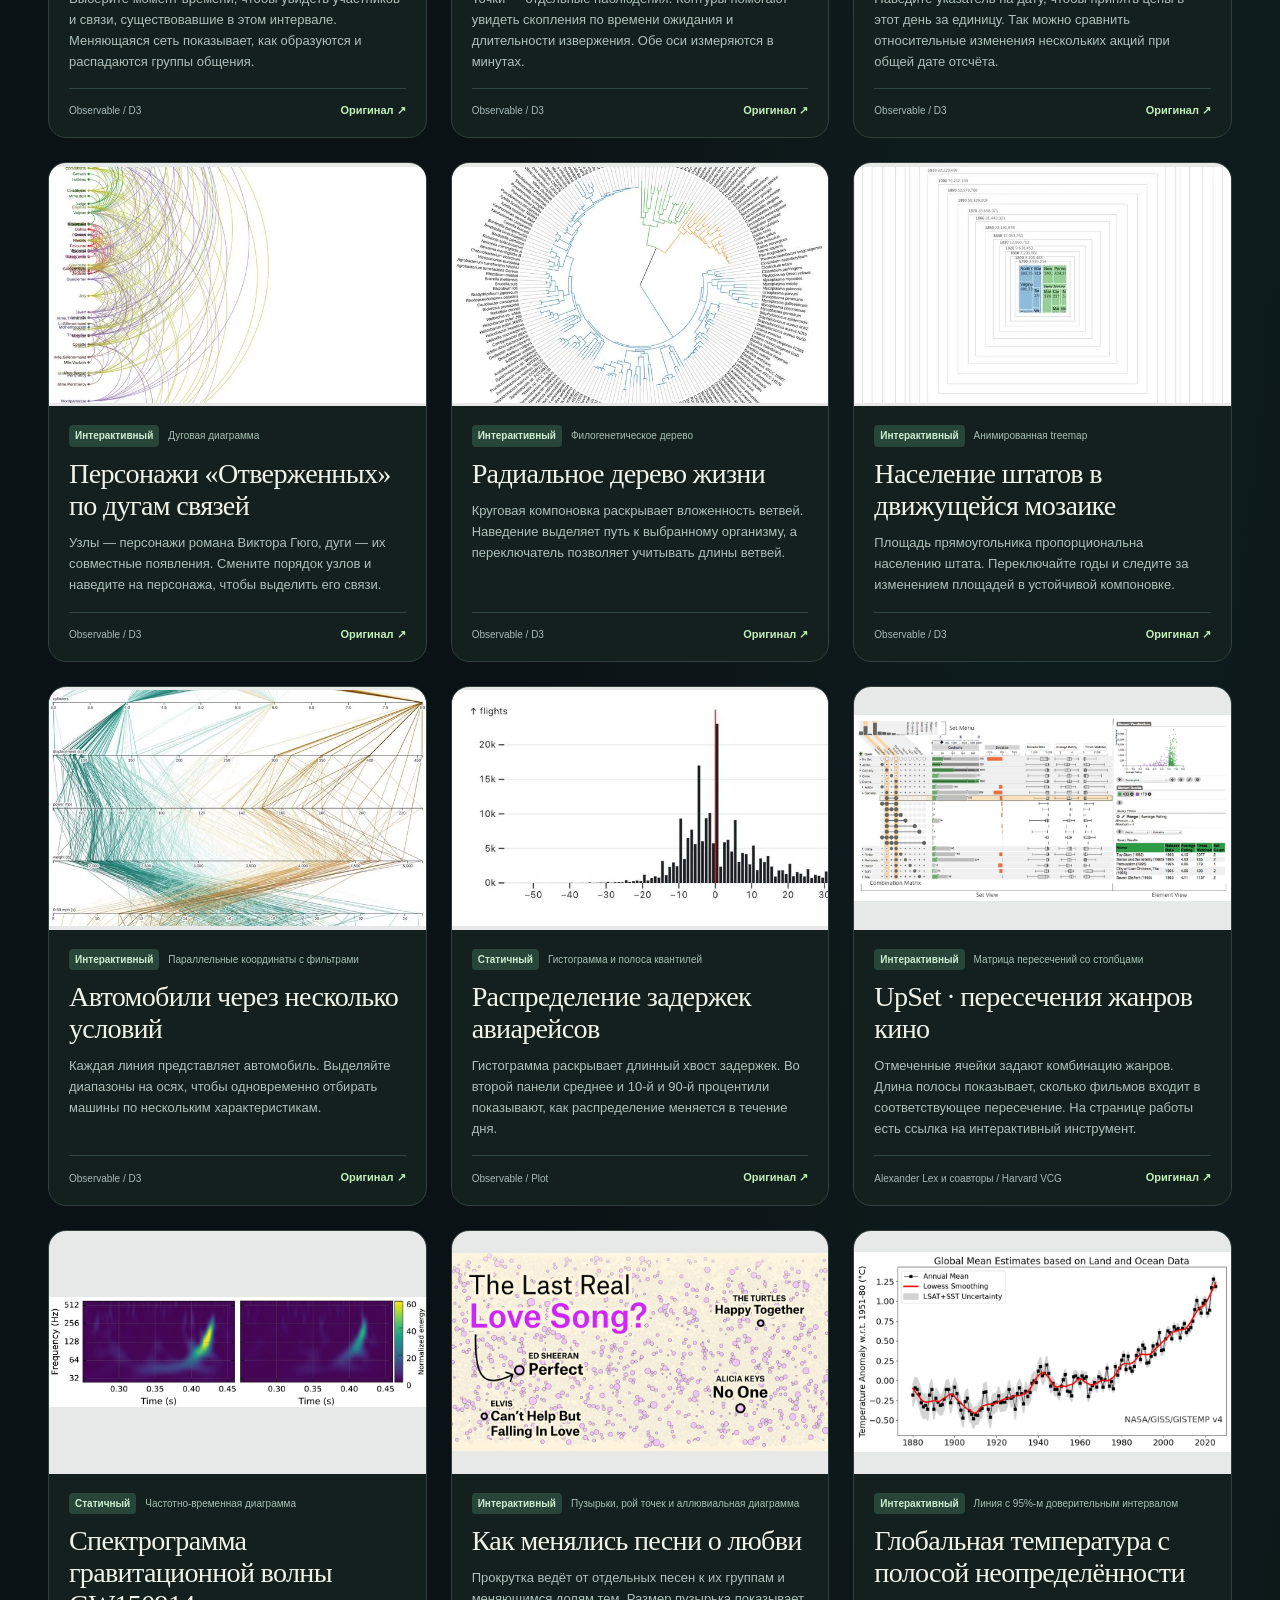
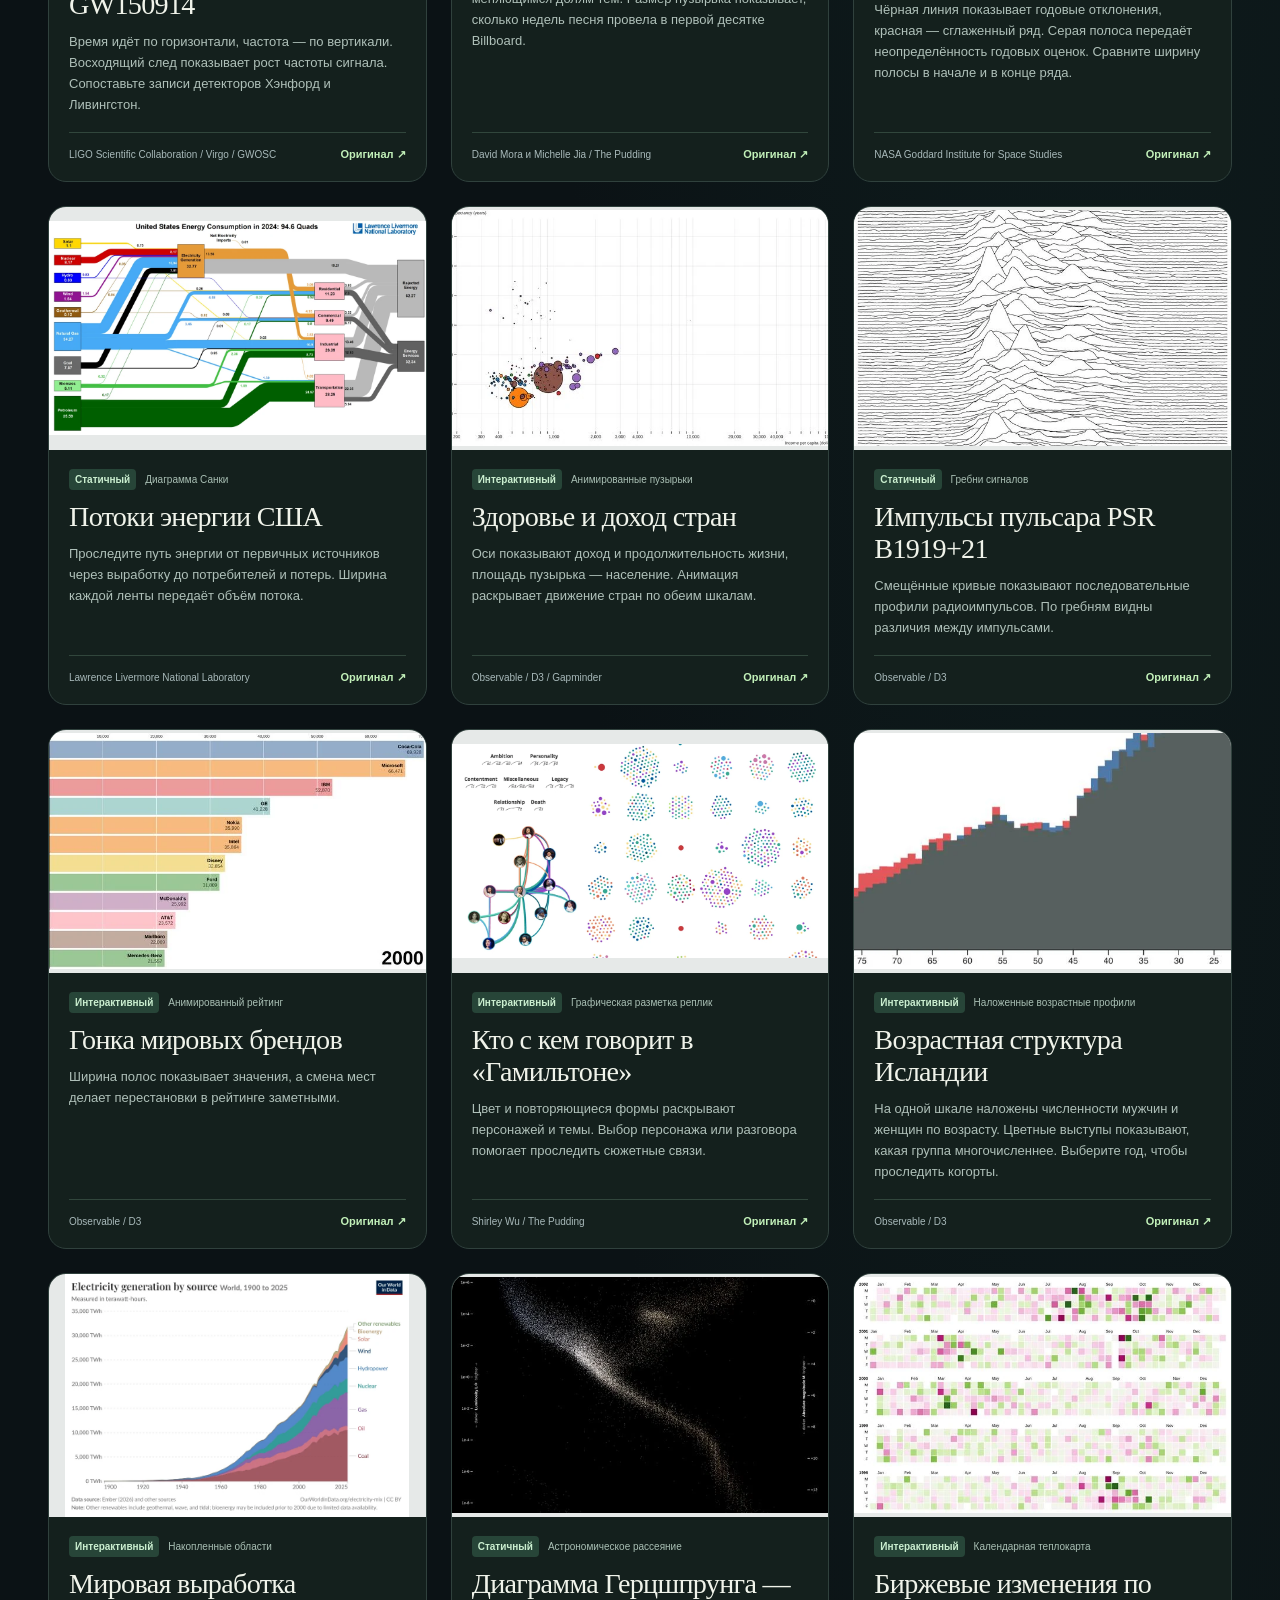
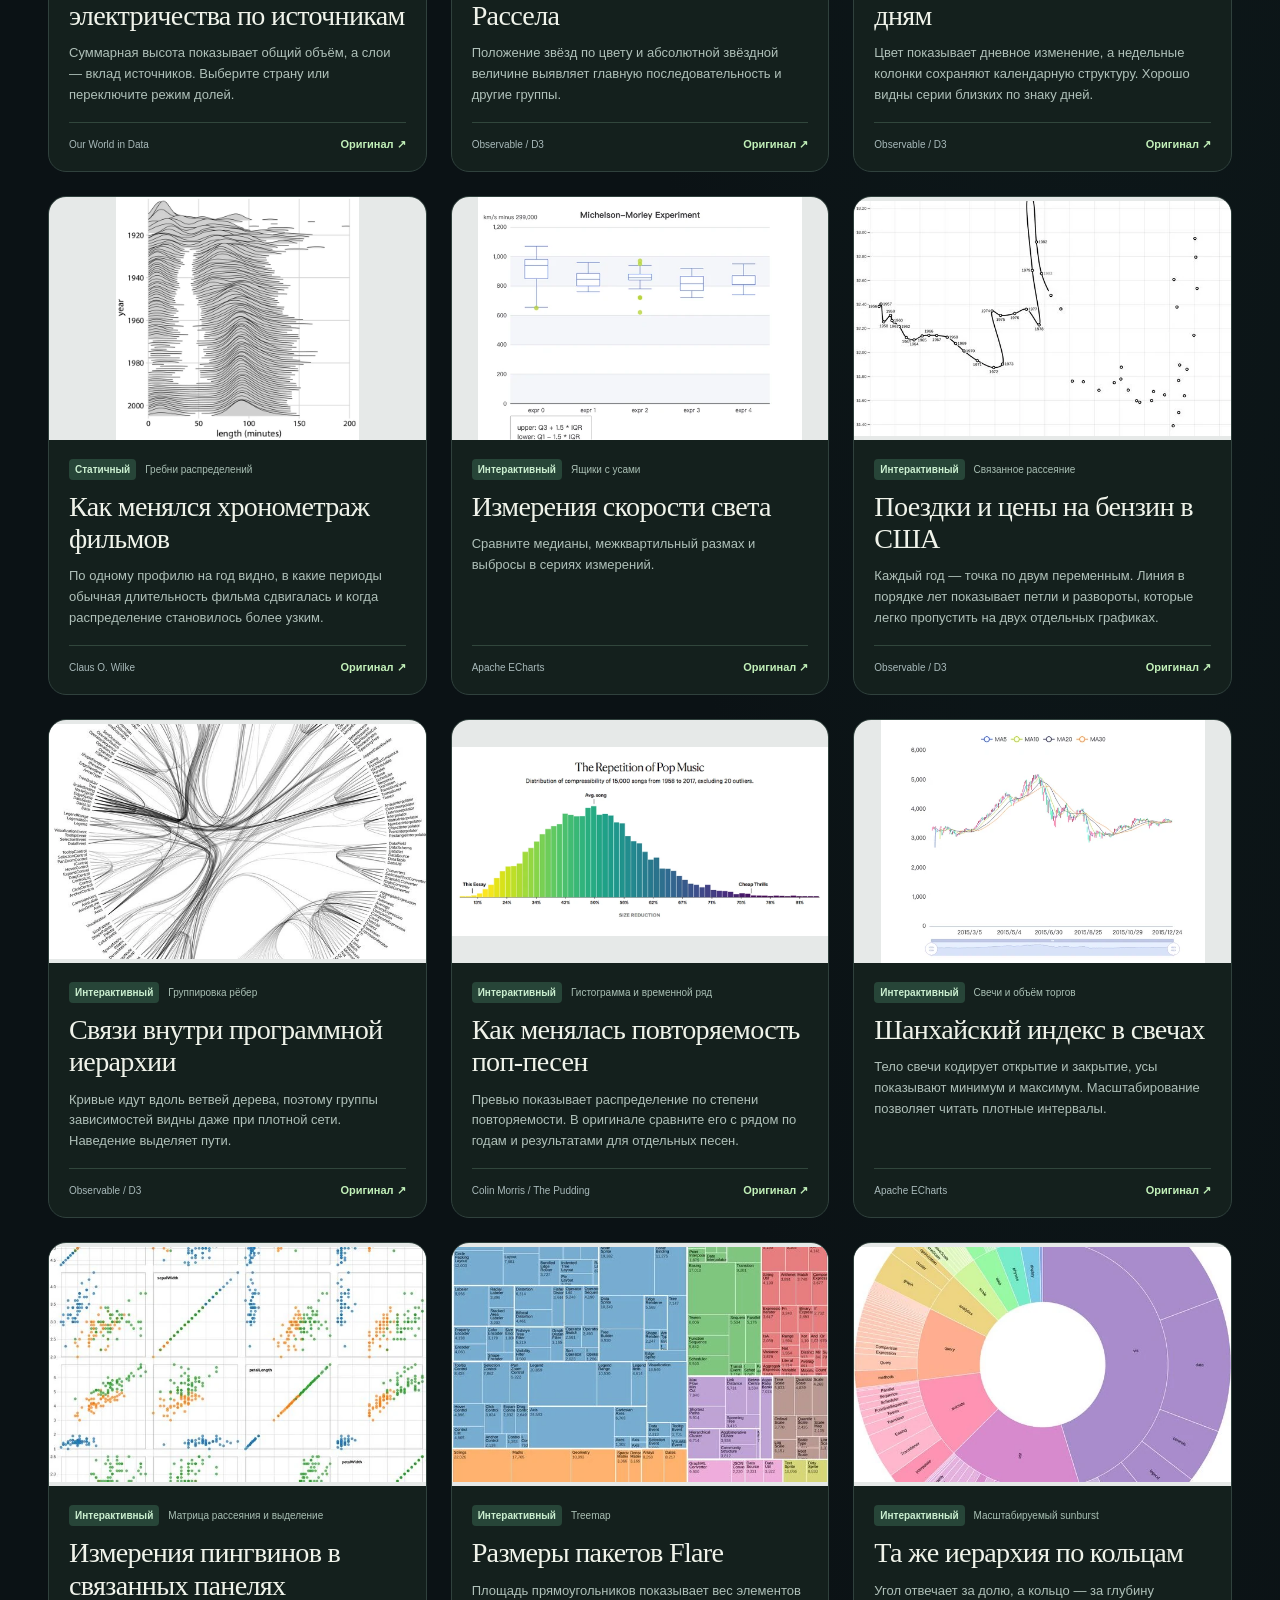
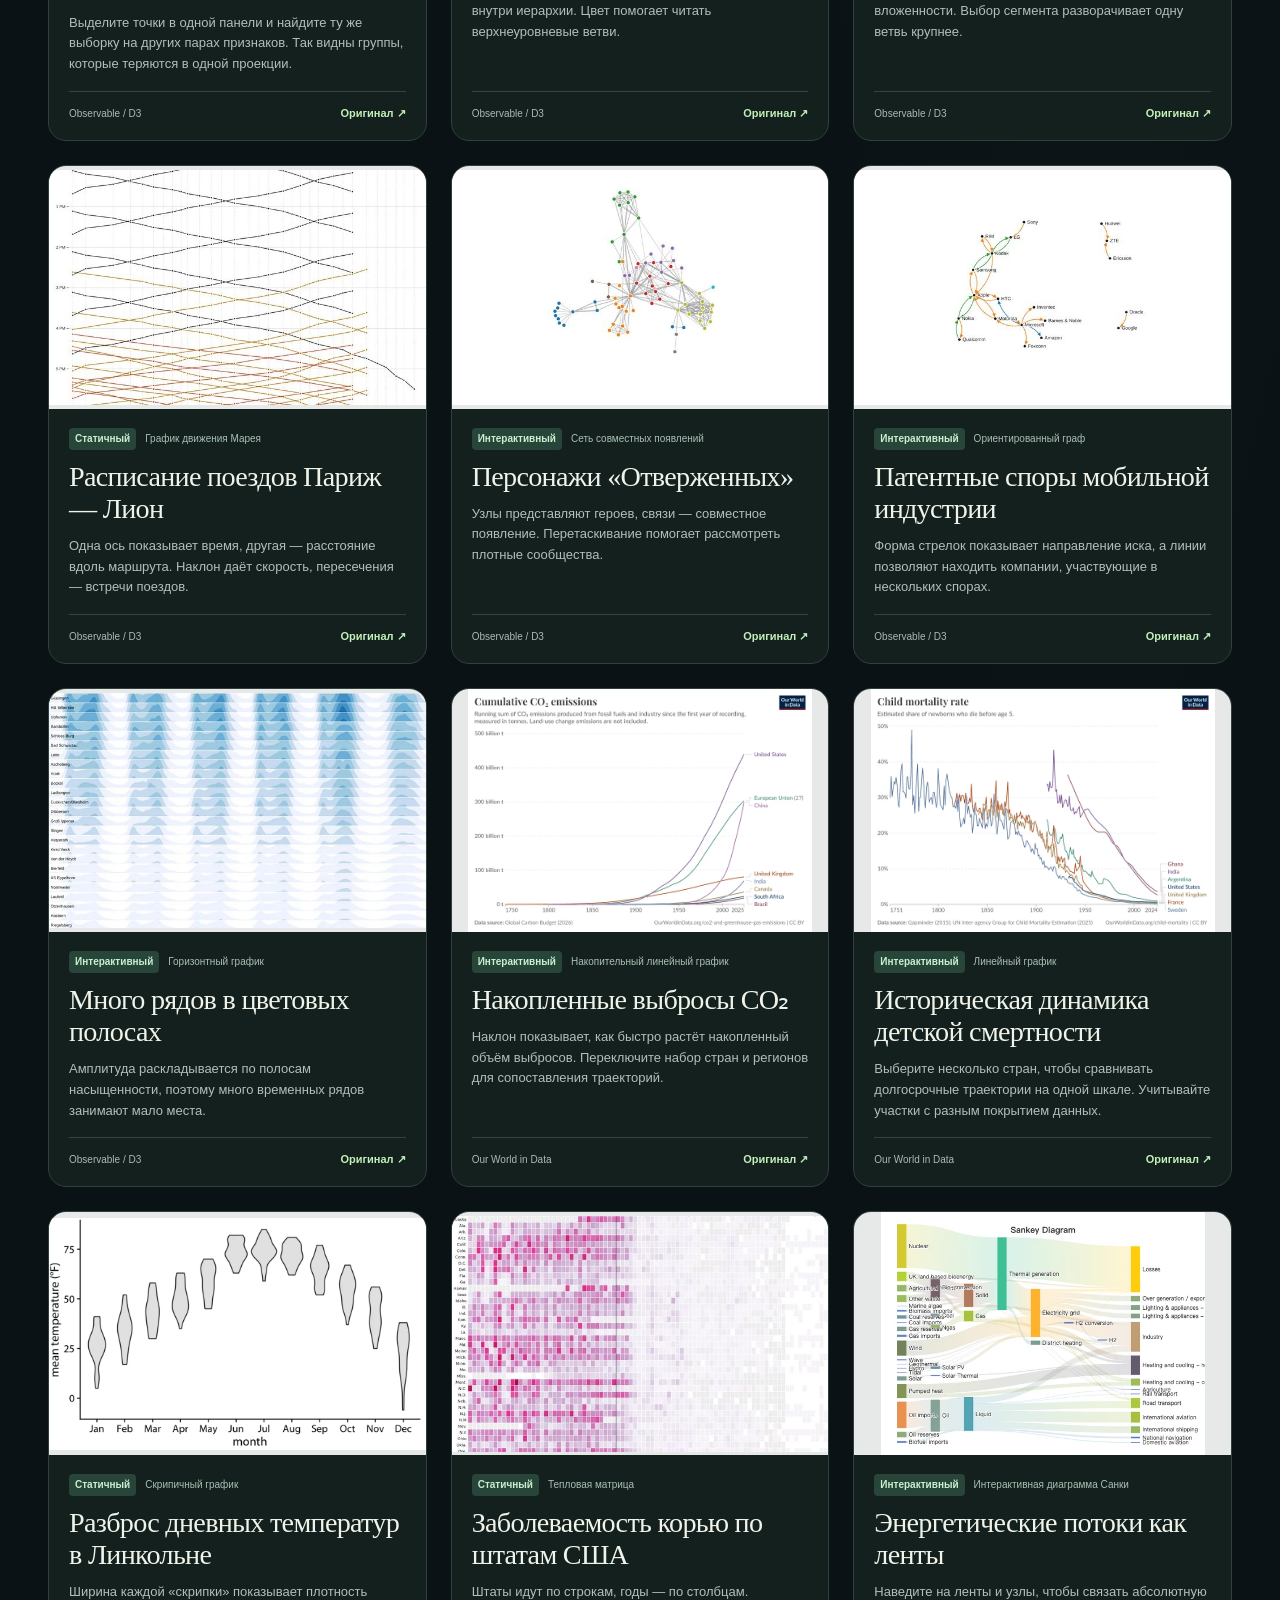
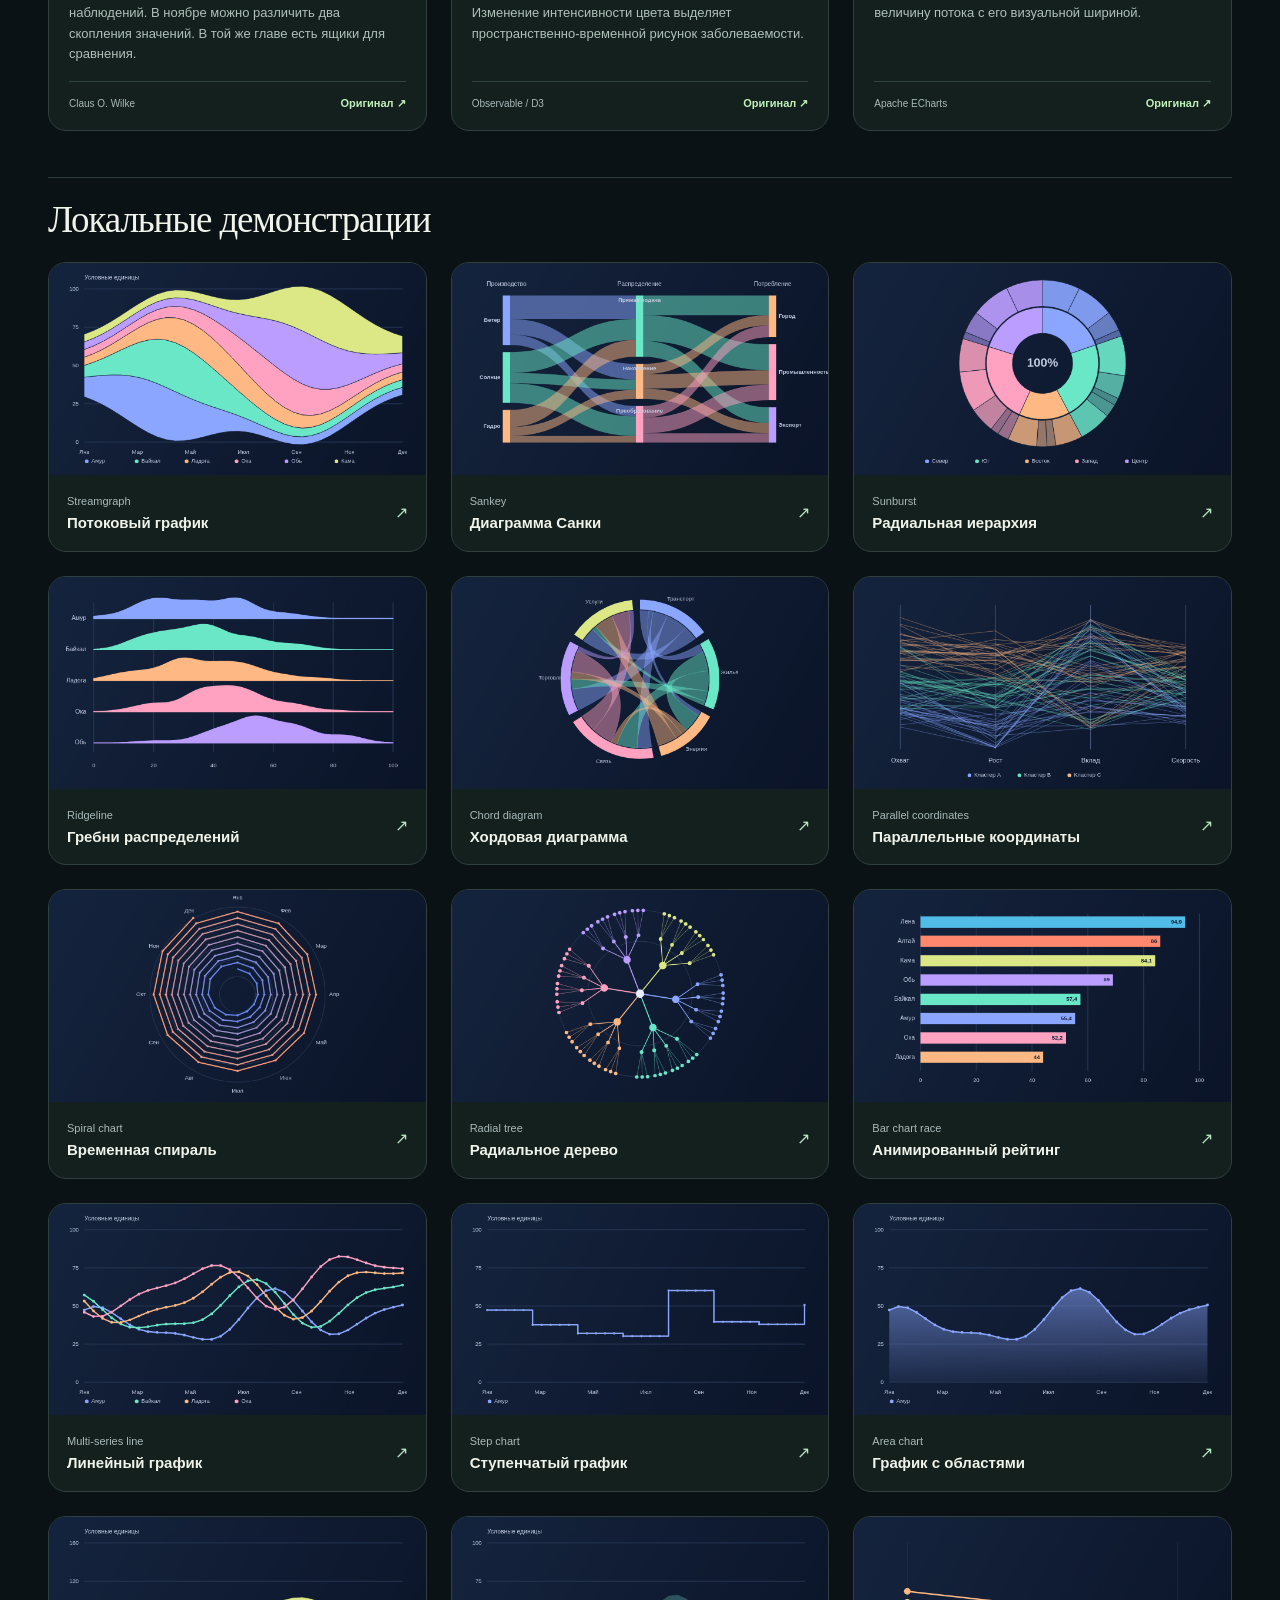
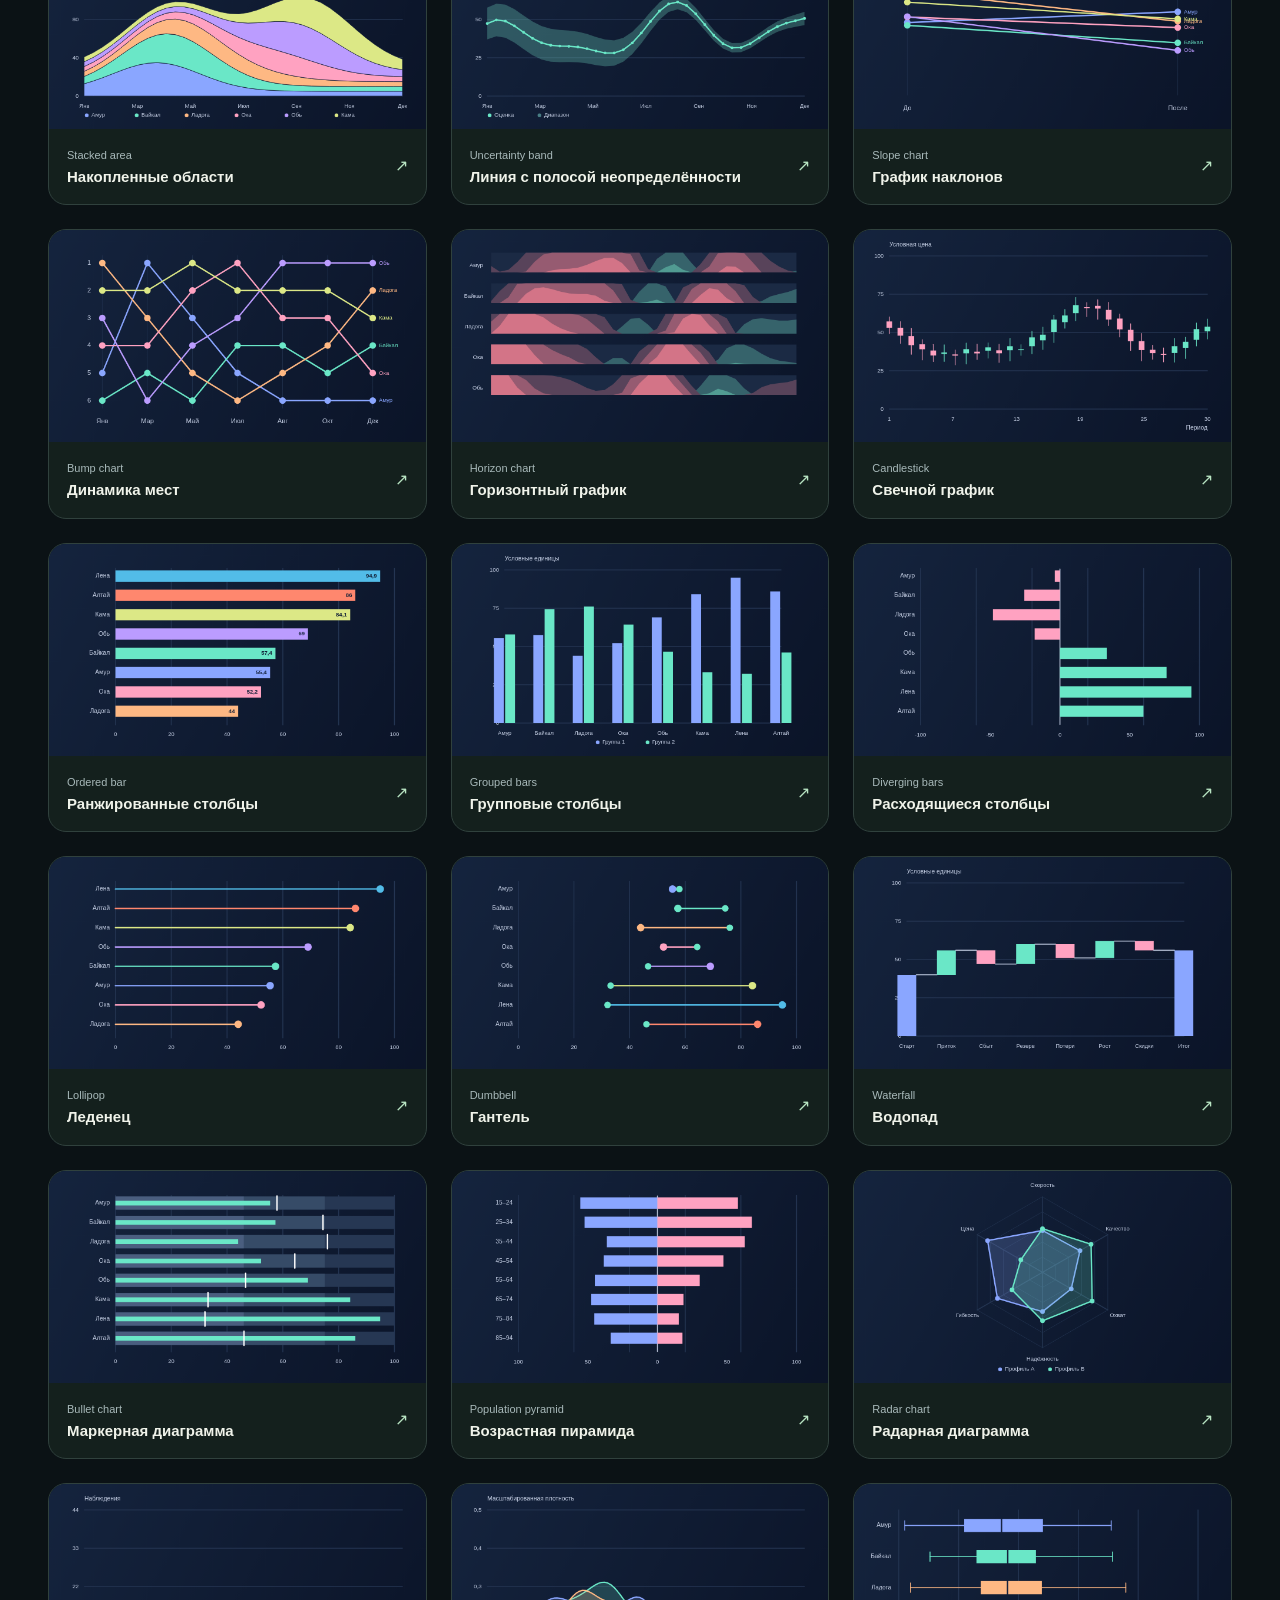
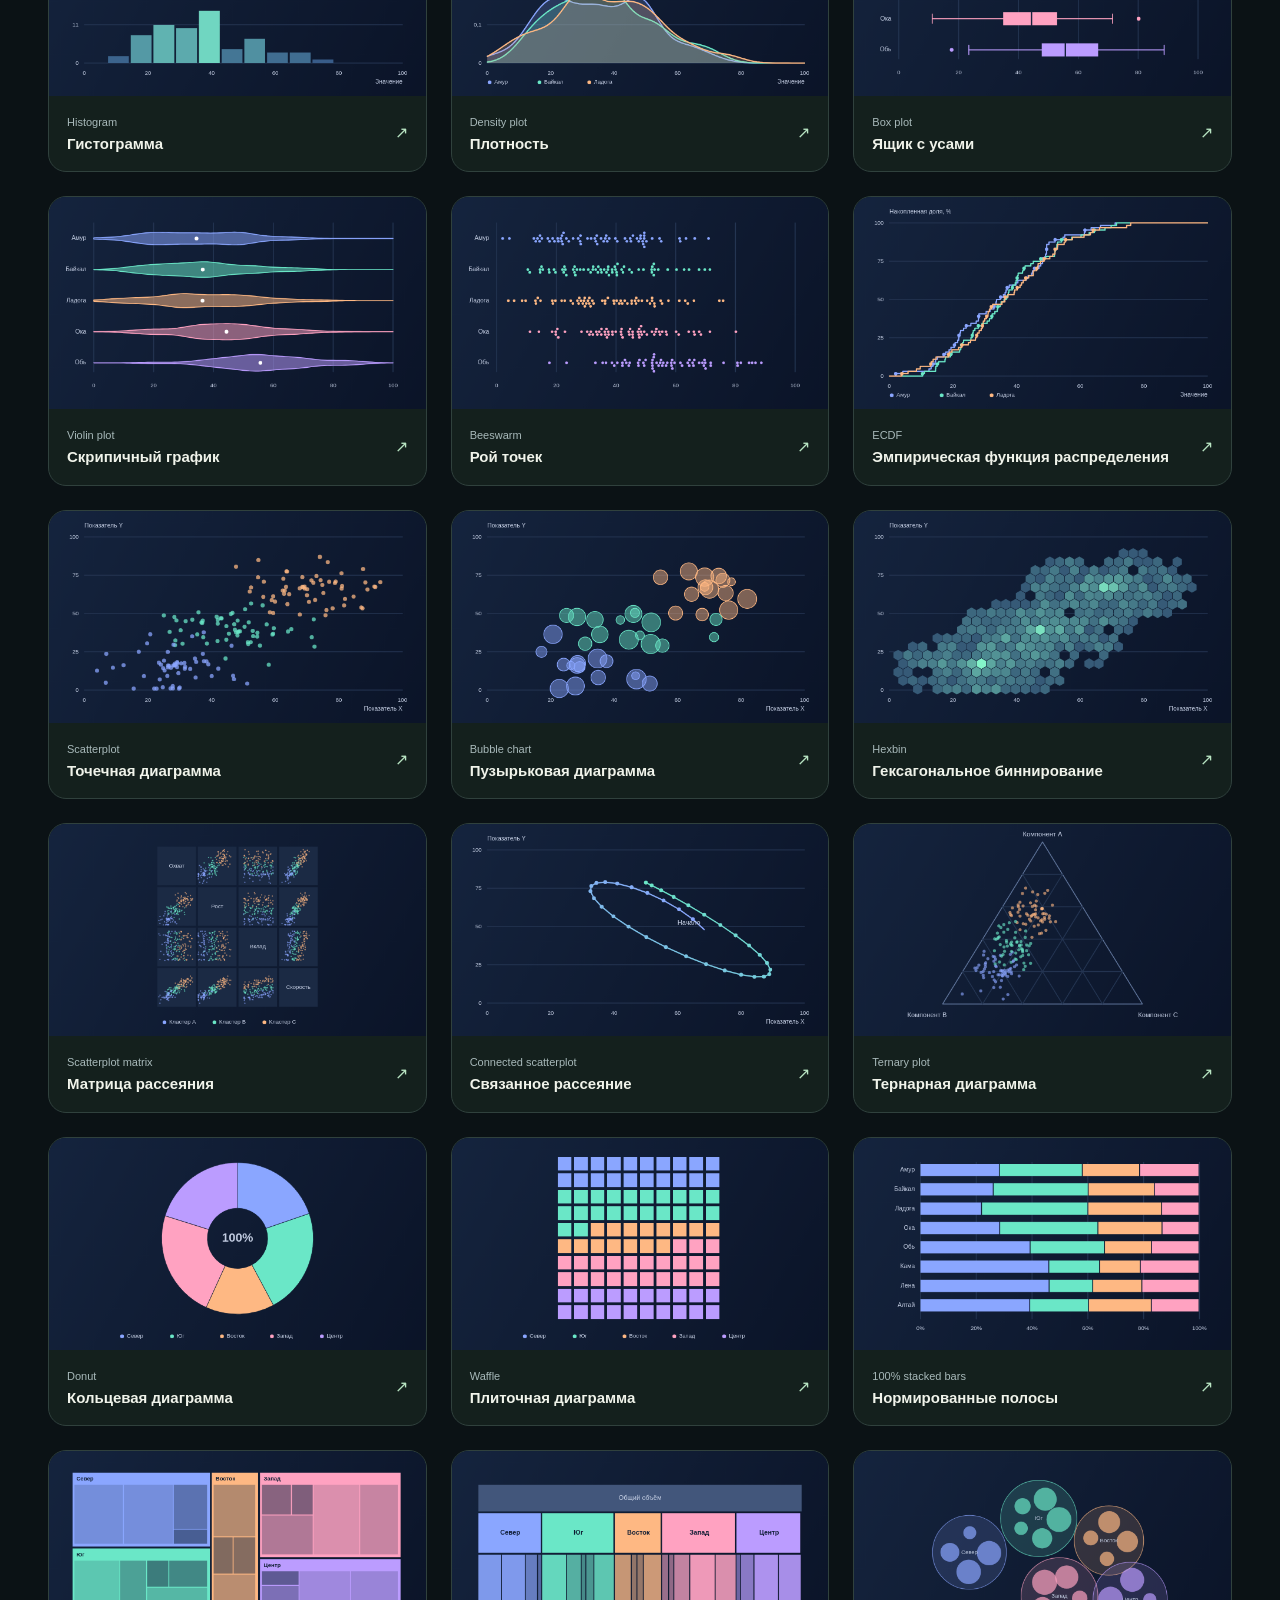
<file: Моушен-версия/index.html>
<!doctype html>
<html lang="ru">
<head>
  <meta charset="utf-8">
  <meta name="viewport" content="width=device-width, initial-scale=1">
  <meta name="description" content="Интерактивная коллекция графиков и карт с практическими заметками и ссылками на оригиналы.">
  <title>Архив визуализаций · Motion</title>
  <link rel="stylesheet" href="assets/style.css">
  <link rel="stylesheet" href="assets/motion.css">
  <script defer src="assets/catalog.js"></script>
  <script defer src="assets/paint.js"></script>
  <script defer src="assets/structures.js"></script>
  <script defer src="assets/networks.js"></script>
  <script defer src="assets/world.js"></script>
  <script defer src="assets/maps.js"></script>
  <script defer src="assets/terrain.js"></script>
  <script defer src="assets/map-references.js"></script>
  <script defer src="assets/chart-references.js"></script>
  <script defer src="assets/map-library.js"></script>
  <script defer src="assets/census-2020.js"></script>
  <script defer src="assets/census-comparison.js"></script>
  <script defer src="assets/gistemp.js"></script>
  <script defer src="assets/chart-comparison.js"></script>
  <script defer src="assets/app.js"></script>
  <script defer src="assets/motion.js"></script>
</head>
<body>
  <div class="mast"><div class="container mast-inner">
    <a href="#top" class="brand"><span class="brand-mark" aria-hidden="true"></span> Архив визуализаций</a>
    <nav aria-label="Разделы">
      <a href="#charts" data-section="charts">Графики</a>
      <a href="#maps" data-section="maps">Карты</a>
      <a href="#originals" data-section="originals">Оригиналы</a>
      <a href="#guide" data-section="guide">Как выбрать</a>
      <button id="motion-toggle" class="motion-toggle" type="button" aria-pressed="true">Приостановить движение</button>
      <a class="classic-link" href="../index.html">Классическая версия ↗</a>
    </nav>
  </div></div>
  <main id="top" class="container">
    <section class="hero" aria-labelledby="page-title">
      <div class="hero-copy">
        <h1 id="page-title"><span>Данные.</span><em>В движении.</em></h1>
        <p>Графики, сети и карты, которые можно исследовать. Откройте пример, чтобы проверить, как форма влияет на чтение данных.</p>
        <div class="hero-actions">
          <a class="primary" href="#charts" data-section="charts">Смотреть графики <span aria-hidden="true">↓</span></a>
          <a class="minor" href="#maps" data-section="maps">Перейти к картам <span aria-hidden="true">↗</span></a>
        </div>
      </div>
      <button type="button" class="feature" data-open="flows" aria-label="Открыть пример Географические потоки">
        <canvas id="hero-map" width="800" height="450" aria-hidden="true"></canvas>
        <span class="feature-caption"><span><strong>Географические потоки</strong><small>Анимированные маршруты</small></span><span class="feature-arrow" aria-hidden="true">↗</span></span>
      </button>
    </section>
    <section id="collection" aria-labelledby="section-title">
      <div class="section-heading">
        <div><h2 id="section-title">Галерея графиков</h2><p id="section-note"></p></div>
        <label id="search-label" class="search"><span aria-hidden="true">⌕</span><input type="search" id="search" placeholder="Поиск по названию или типу" aria-label="Поиск по названию или типу" autocomplete="off"></label>
      </div>
      <a id="comparison-feature" class="comparison-feature" href="#map-comparison" data-section="map-comparison" hidden>
        <span><strong>Одни данные, три карты</strong><small>Население США по переписи 2020 года в трёх представлениях</small></span>
        <span aria-hidden="true">↗</span>
      </a>
      <section id="census-comparison" class="census-comparison" hidden aria-label="Сравнение трёх карт населения">
        <div class="census-toolbar">
          <label class="map-theme">Штат или округ <select id="census-state"></select></label>
          <div class="census-picks" aria-label="Быстрый выбор">
            <button type="button" data-census-pick="CA">Калифорния</button>
            <button type="button" data-census-pick="NJ">Нью-Джерси</button>
            <button type="button" data-census-pick="WY">Вайоминг</button>
          </div>
        </div>
        <div class="census-summary">
          <strong id="census-active"></strong>
          <dl>
            <div><dt>Жителей</dt><dd id="census-people"></dd></div>
            <div><dt>Площадь суши, км²</dt><dd id="census-sqkm"></dd></div>
            <div><dt>Жителей на км²</dt><dd id="census-density"></dd></div>
          </dl>
        </div>
        <div class="census-grid">
          <article>
            <h3>Хороплет плотности</h3>
            <p>Цвет показывает число жителей на км² суши.</p>
            <canvas width="1040" height="585" data-census-map="density" aria-label="Хороплет плотности населения по штатам"></canvas>
            <div id="density-legend" class="census-legend" aria-label="Жителей на квадратный километр"></div>
          </article>
          <article>
            <h3>Точечная карта</h3>
            <p>Одна точка соответствует примерно 100&nbsp;000 жителей.</p>
            <canvas width="1040" height="585" data-census-map="dots" aria-label="Точечная карта населения по штатам"></canvas>
            <p class="census-note">Точки случайно распределены внутри штата. Их положение условно.</p>
          </article>
          <article>
            <h3>Картограмма Дорлинга</h3>
            <p>Площадь круга пропорциональна населению штата.</p>
            <canvas width="1040" height="585" data-census-map="circles" aria-label="Круговая картограмма населения по штатам"></canvas>
            <p class="census-note">Круги сдвинуты относительно центров штатов, чтобы избежать наложения.</p>
          </article>
        </div>
        <div class="census-reading">
          <p>Нью-Джерси выделяется на карте плотности, а Калифорния заметнее на картограмме. Выберите штат или коснитесь карты, чтобы подсветить территорию во всех трёх представлениях.</p>
          <p>48 смежных штатов и округ Колумбия. Численность на 1 апреля 2020 года. Географические карты в равновеликой проекции Альберса.</p>
          <div class="census-links">
            <a href="#maps" data-section="maps">← К галерее карт</a>
            <a href="https://www.census.gov/data/tables/2020/dec/2020-apportionment-data.html" target="_blank" rel="noopener noreferrer">Таблица 2 переписи ↗</a>
            <a href="https://www.census.gov/geographies/mapping-files/2020/geo/carto-boundary-file.html" target="_blank" rel="noopener noreferrer">Границы и площади ↗</a>
          </div>
        </div>
      </section>
      <a id="chart-comparison-feature" class="comparison-feature" href="#chart-comparison" data-section="chart-comparison" hidden>
        <span><strong>Одни данные, три графика</strong><small>Температурные отклонения Земли в трёх представлениях</small></span>
        <span aria-hidden="true">↗</span>
      </a>
      <section id="climate-comparison" class="census-comparison climate-comparison" hidden aria-label="Сравнение трёх графиков температуры">
        <div class="census-toolbar">
          <label class="climate-year-control">Год <input id="climate-year" type="range" min="1880" max="2025" value="2024"></label>
          <div class="census-picks" aria-label="Быстрый выбор года">
            <button type="button" data-climate-pick="1880">1880</button>
            <button type="button" data-climate-pick="1980">1980</button>
            <button type="button" data-climate-pick="2024">2024</button>
          </div>
        </div>
        <div class="census-summary">
          <strong id="climate-selected"></strong>
          <dl>
            <div><dt>Отклонение за год</dt><dd id="climate-annual-value"></dd></div>
            <div><dt>Базовый период NASA</dt><dd>1951–1980</dd></div>
          </dl>
        </div>
        <div class="census-grid">
          <article>
            <h3>Линия по годам</h3>
            <p>Показывает долгосрочное изменение и отдельные пики.</p>
            <canvas width="1040" height="585" data-climate-chart="climate-annual" aria-label="Линейный график годовых отклонений"></canvas>
            <p class="census-note">Годовое значение берётся из столбца J-D таблицы NASA.</p>
          </article>
          <article>
            <h3>Тепловая матрица</h3>
            <p>Строка — месяц. Столбец — год.</p>
            <canvas width="1040" height="585" data-climate-chart="climate-calendar" aria-label="Тепловая матрица месячных отклонений"></canvas>
            <div class="climate-scale" aria-label="Легенда температуры от минус полутора до плюс полутора градусов">
              <div></div><span>−1,5 °C</span><span>0</span><span>+1,5 °C</span>
            </div>
          </article>
          <article>
            <h3>Столбцы по месяцам</h3>
            <p>Показывают отклонение каждого месяца выбранного года.</p>
            <canvas width="1040" height="585" data-climate-chart="climate-months" aria-label="Отклонения по месяцам выбранного года"></canvas>
            <p class="census-note">Нулевая линия соответствует среднему за базовый период.</p>
          </article>
        </div>
        <details class="climate-values">
          <summary>Числовые значения по месяцам</summary>
          <dl id="climate-monthly-values"></dl>
        </details>
        <div class="census-reading">
          <p>Щёлкните по линии или по столбцу тепловой матрицы, чтобы выбрать год. Отклонения выражены в °C относительно средних значений NASA за 1951–1980 годы. Включены полные годы с 1880 по 2025.</p>
          <div class="census-links">
            <a href="#charts" data-section="charts">← К галерее графиков</a>
            <a href="https://data.giss.nasa.gov/gistemp/" target="_blank" rel="noopener noreferrer">NASA GISTEMP v4 ↗</a>
            <a href="https://data.giss.nasa.gov/gistemp/tabledata_v4/GLB.Ts+dSST.csv" target="_blank" rel="noopener noreferrer">Исходная таблица ↗</a>
          </div>
        </div>
      </section>
      <div class="facets">
        <div id="filters" class="filters" aria-label="Фильтр по типам"></div>
        <label id="chart-format-wrap" class="map-theme" hidden>
          <select id="chart-format" aria-label="Формат примеров графиков">
            <option value="all">Все форматы</option>
            <option value="published">Опубликованные</option>
            <option value="demo">Локальные демо</option>
          </select>
        </label>
        <label id="map-theme-wrap" class="map-theme" hidden>Тема <select id="map-theme" aria-label="Тема карт"></select></label>
      </div>
      <div id="count" class="count" role="status"></div>
      <div class="cards" id="cards"></div>
      <section id="guide" class="guide" hidden aria-label="Руководство по выбору"></section>
      <noscript><p>Для интерактивной галереи включите JavaScript в браузере.</p></noscript>
    </section>
  </main>
  <footer class="container">
    <span>Демо и превью открываются без интернета. Внешние оригиналы доступны по ссылкам.</span>
    <a href="Исследование.md">Заметки и источники ↗</a>
  </footer>
  <dialog id="detail" aria-labelledby="detail-title">
    <article class="detail-wrap">
      <div class="detail-head">
        <div><p id="detail-group" class="eyebrow"></p><h2 id="detail-title"></h2></div>
        <button type="button" id="close" class="icon-button" aria-label="Закрыть пример" title="Закрыть">×</button>
      </div>
      <div class="plot" id="plot-wrap">
        <canvas id="plot" width="1200" height="675" aria-label="Интерактивный график"></canvas>
        <output id="tooltip" class="tooltip" hidden></output>
      </div>
      <div class="controls">
        <div id="scenarios" class="scenario">
          <button type="button" id="play">▷ Запустить</button>
          <label for="phase" id="phase-label">Сценарий</label><input type="range" id="phase" min="0" max="100" value="35">
        </div>
        <div id="rotation" class="rotation" hidden aria-label="Вращение глобуса">
          <button type="button" data-turn="-20,0" aria-label="Повернуть на запад">←</button>
          <button type="button" data-turn="20,0" aria-label="Повернуть на восток">→</button>
          <button type="button" data-turn="0,15" aria-label="Повернуть на север">↑</button>
          <button type="button" data-turn="0,-15" aria-label="Повернуть на юг">↓</button>
          <button type="button" id="reset">Сбросить</button>
        </div>
        <button type="button" id="download">↓ PNG</button>
      </div>
      <div class="detail-text"><p id="detail-summary"></p><p id="detail-tip"></p></div>
      <div class="detail-foot">
        <span id="detail-hint"></span>
        <div class="detail-nav"><button type="button" id="prev" aria-label="Предыдущий пример">←</button><button type="button" id="next" aria-label="Следующий пример">→</button></div>
      </div>
    </article>
  </dialog>
  <dialog id="map-reference" class="reference-dialog" aria-labelledby="ref-title">
    <article class="detail-wrap">
      <div class="detail-head">
        <div><p id="ref-group" class="eyebrow"></p><h2 id="ref-title"></h2></div>
        <button type="button" id="ref-close" class="icon-button" aria-label="Закрыть превью" title="Закрыть">×</button>
      </div>
      <figure class="reference-figure">
        <img id="ref-image" alt="">
      </figure>
      <div class="reference-detail-body">
        <p id="ref-description"></p>
        <dl>
          <div><dt>Автор</dt><dd id="ref-author"></dd></div>
          <div><dt>Данные</dt><dd id="ref-dataset"></dd></div>
        </dl>
      </div>
      <div class="reference-dialog-footer">
        <a id="ref-original" class="primary">Открыть оригинал ↗</a>
        <a id="ref-credit" class="minor">Источник превью ↗</a>
        <div class="detail-nav"><button type="button" id="ref-prev" aria-label="Предыдущий пример">←</button><button type="button" id="ref-next" aria-label="Следующий пример">→</button></div>
      </div>
    </article>
  </dialog>
</body>
</html>
</file>
<file: assets/style.css>
:root {
  color-scheme: light;
  --paper:#f4f1e9;
  --surface:#fdfbf6;
  --ink:#15213a;
  --quiet:#4f5a6e;
  --line:#d7d8d2;
  --blue:#243d72;
  --serif:"Instrument Serif", Georgia, serif;
  --sans:"Inter", "Segoe UI", sans-serif;
}
* { box-sizing:border-box }
[hidden] { display:none !important }
html { scroll-behavior:smooth }
body { margin:0; background:var(--paper); color:var(--ink); font:16px/1.55 var(--sans) }
button,input { font:inherit }
button { color:inherit }
a { color:inherit; text-decoration:none }
button:focus-visible,a:focus-visible,input:focus-visible { outline:3px solid #5371d6; outline-offset:4px }
.container { width:min(1320px,calc(100% - 96px)); margin-inline:auto }
.mast { border-bottom:1px solid var(--line) }
.mast-inner { display:flex; justify-content:space-between; align-items:center; min-height:70px; gap:24px }
.brand { display:inline-flex; gap:10px; align-items:center; font-size:14px; font-weight:700; white-space:nowrap }
.brand-mark { width:24px;height:24px;border-radius:50%; background:radial-gradient(circle at 37% 35%,#abd8d4 0 10%,transparent 12%),conic-gradient(from 220deg,#335996,#6b7bbe,#a3c9be,#335996);display:inline-block }
nav { display:flex; column-gap:28px; flex-wrap:wrap; row-gap:8px }
nav a { font-size:14px; color:var(--quiet) }
nav a:hover,nav a[aria-current="page"] { color:var(--blue); text-decoration:underline; text-underline-offset:6px }
.hero { display:grid; grid-template-columns:1.03fr 1fr; align-items:center; gap:45px; padding:55px 0 53px; border-bottom:1px solid var(--line) }
.hero h1 { margin:0; font:400 clamp(44px,5.2vw,86px)/.98 var(--serif); letter-spacing:-.068em }
.hero h1 em { color:#3d5582; font-weight:400 }
.hero p { margin:25px 0 27px; color:var(--quiet); max-width:465px; font-size:clamp(15px,1.33vw,19px) }
.hero-actions { display:flex; align-items:center; gap:21px; flex-wrap:wrap }
.primary,.minor { font-size:14px; font-weight:650; display:inline-flex; align-items:center; gap:10px; white-space:nowrap }
.primary { background:var(--ink); color:#fff; border-radius:7px; padding:11px 14px }
.primary:hover { background:#2b467b }
.minor:hover { text-decoration:underline; text-underline-offset:4px }
.feature { display:block; padding:0; text-align:left; border:1px solid #283b58; color:#f0f5ff; border-radius:15px; background:#131f36; overflow:hidden; cursor:pointer; box-shadow:0 16px 30px #14274721; transition:transform .18s ease }
.feature:hover { transform:translateY(-3px) }
.feature canvas { display:block; width:100%; aspect-ratio:16/8; object-fit:cover }
.feature-caption { display:flex; justify-content:space-between; align-items:center; padding:11px 17px 14px; gap:12px; border-top:1px solid #273a56 }
.feature-caption strong { display:block; font-size:15px; font-weight:650 }
.feature-caption small { display:block; color:#b2c3dd; font-size:12px }
.feature-arrow { border-radius:50%; padding:1px 9px 3px; border:1px solid #506085 }
#collection { padding-top:31px; scroll-margin:16px }
.section-heading { display:flex; justify-content:space-between; align-items:end; gap:24px; margin-bottom:16px }
h2 { margin:0; font:400 clamp(31px,3.5vw,51px)/1.05 var(--serif); letter-spacing:-.05em }
.section-heading p { margin:8px 0 0;color:var(--quiet);font-size:14px }
.search { display:flex; align-items:center; gap:8px; color:var(--quiet); border:1px solid #bdc4ca; background:var(--surface); border-radius:7px; min-width:285px; padding:6px 11px }
.search span { font-size:24px; line-height:1 }
.search input { background:transparent; border:0; width:100%; font-size:14px; padding:4px 0; color:var(--ink) }
.filters { display:flex; gap:7px; flex-wrap:wrap; margin-bottom:9px }
.filters button { font-size:13px; border:1px solid #bbc3c9; border-radius:999px; background:var(--surface); cursor:pointer; padding:6px 12px }
.filters button:hover { border-color:#416197 }
.filters button[aria-pressed="true"] { background:var(--ink); color:#fff; border-color:var(--ink) }
.count { min-height:25px; color:var(--quiet); font-size:13px; margin:4px 0 8px }
.cards { display:grid; grid-template-columns:repeat(3,minmax(0,1fr)); gap:18px; align-items:stretch }
.card { padding:0; width:100%; display:block; text-align:left; background:var(--surface); border:1px solid var(--line); border-radius:11px; overflow:hidden; cursor:pointer; transition:transform .18s ease,box-shadow .18s ease,border-color .18s ease }
.card:hover { transform:translateY(-3px); box-shadow:0 12px 23px #12274815; border-color:#a4b2c1 }
.card canvas { display:block; width:100%; height:auto; aspect-ratio:16/9; background:#12213a }
.card-main { display:grid; grid-template-columns:minmax(0,1fr) auto; align-items:center; padding:12px 14px 13px; gap:10px }
.card-type { display:block; color:var(--quiet); font-size:11px }
.card-title { display:block; color:var(--ink); line-height:1.3; margin-top:3px; font-weight:650; font-size:15px }
.card-arrow { color:#4c638c; align-self:center }
.original { background:var(--surface); display:block; padding:19px; border-top:3px solid var(--accent); border-radius:4px 4px 10px 10px; box-shadow:0 2px 6px #12274810 }
.original:hover { box-shadow:0 8px 20px #12274819 }
.original span { color:var(--quiet); font-size:12px }
.original h3 { margin:5px 0; font:400 23px/1.2 var(--serif) }
.original p { margin:0; color:var(--quiet); font-size:14px }
.guide { max-width:940px; margin-top:24px }
.guide p { color:var(--quiet) }
.guide h3 { font:400 30px/1.1 var(--serif); margin:24px 0 8px }
.guide-grid { display:grid; grid-template-columns:repeat(2,minmax(0,1fr)); gap:10px }
.guide-grid article { background:var(--surface); border:1px solid var(--line); border-radius:8px; padding:15px }
.guide-grid strong { display:block;font-size:15px }
.guide-grid p { font-size:14px; margin:3px 0 }
.guide a { text-decoration:underline; text-underline-offset:3px }
footer.container { display:flex; justify-content:space-between; flex-wrap:wrap; gap:14px; border-top:1px solid var(--line); margin-top:44px; padding:17px 0 25px; color:var(--quiet); font-size:13px }
footer a:hover { text-decoration:underline }
dialog { max-height:calc(100vh - 28px); width:min(900px,calc(100% - 26px)); padding:0; border:1px solid #b3bfcc; border-radius:14px; background:var(--surface); color:var(--ink); box-shadow:0 24px 80px #0a162d55 }
dialog::backdrop { background:#10192bb9 }
.detail-wrap { padding:17px 20px 14px }
.detail-head { display:flex; justify-content:space-between; align-items:start; gap:10px; margin-bottom:12px }
.detail-head h2 { font-size:clamp(25px,3vw,39px) }
.eyebrow { color:var(--quiet); font-size:12px; margin:0 0 4px }
.icon-button,.controls button,.detail-nav button { border:1px solid #bfc8d0; background:#fffdf7; padding:4px 10px; cursor:pointer; border-radius:6px }
.icon-button { font-size:25px; line-height:1.2 }
.controls button:hover,.detail-nav button:hover,.icon-button:hover { background:#e9eef5 }
.plot { position:relative; width:min(100%,calc((100vh - 252px)*16/9)); margin-inline:auto }
#plot { display:block; width:100%; height:auto; aspect-ratio:16/9; border-radius:8px }
#plot.draggable { cursor:grab; touch-action:none }
#plot.draggable:active { cursor:grabbing }
.tooltip { position:absolute; z-index:1; padding:5px 9px; border:1px solid #6b87b0; background:#0d192e; color:#fff; pointer-events:none; border-radius:5px; font-size:13px; max-width:min(330px,84%); box-shadow:0 4px 12px #0006 }
.controls,.scenario,.rotation,.detail-foot,.detail-nav { display:flex; align-items:center; gap:8px }
.controls { justify-content:space-between; margin-top:9px; font-size:13px; min-height:29px }
.scenario { flex-wrap:wrap }
.scenario input { width:clamp(80px,19vw,180px); accent-color:#3b5c99 }
.detail-text { margin:9px 0; font-size:14px }
.detail-text p { margin:3px 0 }
.detail-foot { justify-content:space-between; color:var(--quiet); font-size:12px }
.detail-nav button:disabled { opacity:.4; cursor:default }
@media (max-width:1000px) {
  .container { width:calc(100% - 54px) }
  .hero { gap:25px; padding:42px 0 }
  .cards { gap:12px }
}
@media (max-width:720px) {
  .container { width:calc(100% - 32px) }
  .mast-inner { flex-direction:column; align-items:flex-start; justify-content:center; padding:10px 0; gap:8px }
  nav { column-gap:15px }
  .hero { grid-template-columns:1fr; gap:21px; padding:30px 0 }
  .hero h1 { font-size:clamp(42px,9vw,66px) }
  .hero p { margin:17px 0 }
  .section-heading { flex-wrap:wrap; gap:13px }
  .search { width:100%; min-width:0 }
  .cards { grid-template-columns:repeat(2,minmax(0,1fr)) }
  .plot { width:100% }
}
@media (max-width:440px) {
  .cards,.guide-grid { grid-template-columns:1fr }
  .detail-wrap { padding:12px }
  .detail-foot { align-items:flex-start }
  .controls button { padding:4px 7px }
}
@media (prefers-reduced-motion:reduce) {
  html { scroll-behavior:auto }
  *,*::before,*::after { transition:none !important }
}


.facets { display:flex; justify-content:space-between; align-items:start; gap:12px }
.map-theme { display:flex; align-items:center; gap:8px; flex:0 0 auto; color:var(--quiet); font-size:13px }
.map-theme select { border:1px solid #bbc3c9; border-radius:7px; background:var(--surface); color:var(--ink); padding:5px 8px; font:inherit }
.reference-card { min-width:0; display:flex; flex-direction:column; overflow:hidden; border:1px solid var(--line); border-radius:11px; background:var(--surface); transition:border-color .18s ease,box-shadow .18s ease }
.reference-card:hover { border-color:#9caebd; box-shadow:0 9px 22px #12274814 }
.reference-preview { position:relative; border:0; padding:0; display:block; width:100%; aspect-ratio:16/9; overflow:hidden; background:#182941; cursor:zoom-in }
.reference-preview:focus-visible { outline-offset:-4px }
.reference-preview img { display:block; width:100%; height:100%; object-fit:contain }
.preview-label { position:absolute; bottom:9px; right:9px; border-radius:5px; background:#13213be8; color:#fff; padding:3px 7px; font-size:11px; opacity:0; transition:opacity .18s ease }
.reference-preview:hover .preview-label,.reference-preview:focus-visible .preview-label { opacity:1 }
.reference-body { flex:1; display:flex; flex-direction:column; gap:6px; padding:12px 14px 13px }
.reference-meta { display:flex; gap:6px 9px; align-items:baseline; flex-wrap:wrap; margin:0; color:var(--quiet); font-size:11px }
.reference-format { border-radius:4px; padding:1px 5px; background:#e3eee8; color:#244c3f; font-weight:650 }
.reference-meta { min-height:19px }
.reference-body h3 { margin:0; font:400 clamp(19px,2.05vw,26px)/1.14 var(--serif); letter-spacing:-.025em }
.reference-desc { flex:1; margin:0; color:var(--quiet); font-size:13px; line-height:1.4 }
.reference-footer { display:flex; gap:8px; justify-content:space-between; align-items:baseline; padding-top:8px; margin-top:4px; border-top:1px solid #e3e4dc; font-size:11px }
.reference-author { color:var(--quiet) }
.original-link { white-space:nowrap; font-weight:650; color:var(--blue); font-size:12px }
.original-link:hover { text-decoration:underline; text-underline-offset:3px }
.demo-divider { grid-column:1/-1; margin:22px 0 0; padding-top:23px; border-top:1px solid var(--line); font:400 clamp(23px,3vw,37px)/1 var(--serif); letter-spacing:-.03em }
.reference-figure { margin:0; min-height:180px; display:flex; justify-content:center; align-items:center; border-radius:7px; overflow:hidden; background:#192941 }
.reference-figure img { display:block; width:100%; max-height:min(62vh,600px); object-fit:contain }
.reference-detail-body p { margin:10px 0 6px; font-size:14px }
.reference-detail-body dl { display:grid; grid-template-columns:max-content 1fr; gap:2px 12px; margin:0; font-size:13px }
.reference-detail-body dl div { display:contents }
.reference-detail-body dt { font-weight:650 }
.reference-detail-body dd { color:var(--quiet); margin:0 }
.reference-dialog-footer { display:flex; align-items:center; gap:12px 16px; flex-wrap:wrap; margin-top:13px }
.reference-dialog-footer .detail-nav { margin-left:auto }
.reference-dialog-footer .primary,.reference-dialog-footer .minor { font-size:13px }
@media (max-width:720px) {
  .facets { flex-wrap:wrap; gap:3px 10px }
  .map-theme { margin-bottom:5px }
  .reference-figure img { max-height:56vh }
}


.comparison-feature { display:flex; align-items:center; justify-content:space-between; gap:15px; margin:6px 0 14px; padding:11px 16px; border-radius:8px; border:1px solid #b7c7d5; background:#e9eff2; color:var(--blue) }
.comparison-feature:hover { background:#dfe9f1; border-color:#8ea4ba }
.comparison-feature strong,.comparison-feature small { display:block }
.comparison-feature strong { font-size:15px }
.comparison-feature small { color:var(--quiet); font-size:13px }
.census-comparison { padding-top:8px }
.census-toolbar,.census-picks,.census-links { display:flex; align-items:center; flex-wrap:wrap; gap:8px 14px }
.census-picks button { background:var(--surface); padding:4px 9px; border-radius:6px; border:1px solid #bec7ce; font-size:13px; cursor:pointer }
.census-picks button:hover { border-color:#5e7aa2 }
.census-picks button[aria-pressed="true"] { background:var(--ink); border-color:var(--ink); color:#fff }
.census-summary { display:flex; align-items:center; justify-content:space-between; gap:12px 27px; flex-wrap:wrap; padding:13px 16px; border:1px solid #c0cdd4; border-radius:8px; background:#eaf0f2; margin:14px 0 }
.census-summary strong { font:400 clamp(21px,2.4vw,33px)/1.1 var(--serif) }
.census-summary dl { display:grid; grid-template-columns:repeat(3,minmax(0,1fr)); gap:6px 30px; margin:0 }
.census-summary dt { color:var(--quiet); font-size:11px }
.census-summary dd { margin:0; font-size:16px; font-weight:650; font-variant-numeric:tabular-nums }
.census-grid { display:grid; grid-template-columns:repeat(3,minmax(0,1fr)); gap:14px }
.census-grid article { display:flex; flex-direction:column; border:1px solid var(--line); background:var(--surface); border-radius:9px; overflow:hidden }
.census-grid h3 { margin:11px 12px 0; font:400 clamp(18px,2vw,27px)/1.1 var(--serif) }
.census-grid p { margin:5px 12px 11px; color:var(--quiet); font-size:13px; line-height:1.35 }
.census-grid canvas { display:block; width:100%; height:auto; aspect-ratio:16/9; cursor:crosshair }
.census-grid .census-note { margin:9px 12px; font-size:12px; min-height:36px }
.census-legend { display:grid; grid-template-columns:repeat(7,minmax(0,1fr)); margin:9px 11px; gap:1px; font-size:10px; text-align:center }
.census-legend span::before { content:""; display:block; height:8px; border-radius:1px; background:var(--swatch); margin-bottom:4px }
.census-reading { max-width:820px; color:var(--quiet); font-size:14px; margin-top:12px }
.census-reading p { margin:7px 0 }
.census-links a { color:var(--blue); font-weight:650; text-decoration:underline; text-underline-offset:3px }
@media (max-width:900px) { .census-grid { gap:8px } .census-legend { font-size:9px; margin-inline:5px } }
@media (max-width:680px) {
  .census-grid { grid-template-columns:1fr; gap:12px }
  .census-legend { font-size:11px; margin-inline:10px }
  .census-toolbar { row-gap:9px }
  .census-summary dl { gap:6px 13px; grid-template-columns:repeat(3,minmax(0,auto)) }
  .census-grid .census-note { min-height:0 }
}


.chart-reference .reference-preview { background:#e6e9e8 }
.climate-year-control { display:flex; align-items:center; gap:9px; font-size:13px; color:var(--quiet) }
.climate-year-control input { width:clamp(132px,25vw,260px); accent-color:#37598f }
.climate-comparison .census-summary dl { grid-template-columns:repeat(2,minmax(0,1fr)) }
.climate-comparison [data-climate-chart=climate-months] { cursor:default }
.climate-scale { display:grid; grid-template-columns:repeat(3,1fr); gap:3px; margin:9px 12px; color:var(--quiet); font-size:11px }
.climate-scale div { grid-column:1/-1; height:8px; border-radius:2px; background:linear-gradient(90deg,#5279cb,#e5e6dd,#cf4f60) }
.climate-scale span:nth-child(3) { text-align:center }
.climate-scale span:last-child { text-align:right }
.climate-values { margin:12px 0; font-size:13px; color:var(--quiet) }
.climate-values summary { width:max-content; cursor:pointer; color:var(--blue); font-weight:650 }
.climate-values dl { display:grid; grid-template-columns:repeat(auto-fit,minmax(80px,1fr)); column-gap:12px; row-gap:5px; margin:8px 0 0 }
.climate-values dd { margin:0; color:var(--ink); font-variant-numeric:tabular-nums }
</file>
<file: Моушен-версия/assets/style.css>
:root {
  color-scheme: light;
  --paper:#f4f1e9;
  --surface:#fdfbf6;
  --ink:#15213a;
  --quiet:#4f5a6e;
  --line:#d7d8d2;
  --blue:#243d72;
  --serif:"Instrument Serif", Georgia, serif;
  --sans:"Inter", "Segoe UI", sans-serif;
}
* { box-sizing:border-box }
[hidden] { display:none !important }
html { scroll-behavior:smooth }
body { margin:0; background:var(--paper); color:var(--ink); font:16px/1.55 var(--sans) }
button,input { font:inherit }
button { color:inherit }
a { color:inherit; text-decoration:none }
button:focus-visible,a:focus-visible,input:focus-visible { outline:3px solid #5371d6; outline-offset:4px }
.container { width:min(1320px,calc(100% - 96px)); margin-inline:auto }
.mast { border-bottom:1px solid var(--line) }
.mast-inner { display:flex; justify-content:space-between; align-items:center; min-height:70px; gap:24px }
.brand { display:inline-flex; gap:10px; align-items:center; font-size:14px; font-weight:700; white-space:nowrap }
.brand-mark { width:24px;height:24px;border-radius:50%; background:radial-gradient(circle at 37% 35%,#abd8d4 0 10%,transparent 12%),conic-gradient(from 220deg,#335996,#6b7bbe,#a3c9be,#335996);display:inline-block }
nav { display:flex; column-gap:28px; flex-wrap:wrap; row-gap:8px }
nav a { font-size:14px; color:var(--quiet) }
nav a:hover,nav a[aria-current="page"] { color:var(--blue); text-decoration:underline; text-underline-offset:6px }
.hero { display:grid; grid-template-columns:1.03fr 1fr; align-items:center; gap:45px; padding:55px 0 53px; border-bottom:1px solid var(--line) }
.hero h1 { margin:0; font:400 clamp(44px,5.2vw,86px)/.98 var(--serif); letter-spacing:-.068em }
.hero h1 em { color:#3d5582; font-weight:400 }
.hero p { margin:25px 0 27px; color:var(--quiet); max-width:465px; font-size:clamp(15px,1.33vw,19px) }
.hero-actions { display:flex; align-items:center; gap:21px; flex-wrap:wrap }
.primary,.minor { font-size:14px; font-weight:650; display:inline-flex; align-items:center; gap:10px; white-space:nowrap }
.primary { background:var(--ink); color:#fff; border-radius:7px; padding:11px 14px }
.primary:hover { background:#2b467b }
.minor:hover { text-decoration:underline; text-underline-offset:4px }
.feature { display:block; padding:0; text-align:left; border:1px solid #283b58; color:#f0f5ff; border-radius:15px; background:#131f36; overflow:hidden; cursor:pointer; box-shadow:0 16px 30px #14274721; transition:transform .18s ease }
.feature:hover { transform:translateY(-3px) }
.feature canvas { display:block; width:100%; aspect-ratio:16/8; object-fit:cover }
.feature-caption { display:flex; justify-content:space-between; align-items:center; padding:11px 17px 14px; gap:12px; border-top:1px solid #273a56 }
.feature-caption strong { display:block; font-size:15px; font-weight:650 }
.feature-caption small { display:block; color:#b2c3dd; font-size:12px }
.feature-arrow { border-radius:50%; padding:1px 9px 3px; border:1px solid #506085 }
#collection { padding-top:31px; scroll-margin:16px }
.section-heading { display:flex; justify-content:space-between; align-items:end; gap:24px; margin-bottom:16px }
h2 { margin:0; font:400 clamp(31px,3.5vw,51px)/1.05 var(--serif); letter-spacing:-.05em }
.section-heading p { margin:8px 0 0;color:var(--quiet);font-size:14px }
.search { display:flex; align-items:center; gap:8px; color:var(--quiet); border:1px solid #bdc4ca; background:var(--surface); border-radius:7px; min-width:285px; padding:6px 11px }
.search span { font-size:24px; line-height:1 }
.search input { background:transparent; border:0; width:100%; font-size:14px; padding:4px 0; color:var(--ink) }
.filters { display:flex; gap:7px; flex-wrap:wrap; margin-bottom:9px }
.filters button { font-size:13px; border:1px solid #bbc3c9; border-radius:999px; background:var(--surface); cursor:pointer; padding:6px 12px }
.filters button:hover { border-color:#416197 }
.filters button[aria-pressed="true"] { background:var(--ink); color:#fff; border-color:var(--ink) }
.count { min-height:25px; color:var(--quiet); font-size:13px; margin:4px 0 8px }
.cards { display:grid; grid-template-columns:repeat(3,minmax(0,1fr)); gap:18px; align-items:stretch }
.card { padding:0; width:100%; display:block; text-align:left; background:var(--surface); border:1px solid var(--line); border-radius:11px; overflow:hidden; cursor:pointer; transition:transform .18s ease,box-shadow .18s ease,border-color .18s ease }
.card:hover { transform:translateY(-3px); box-shadow:0 12px 23px #12274815; border-color:#a4b2c1 }
.card canvas { display:block; width:100%; height:auto; aspect-ratio:16/9; background:#12213a }
.card-main { display:grid; grid-template-columns:minmax(0,1fr) auto; align-items:center; padding:12px 14px 13px; gap:10px }
.card-type { display:block; color:var(--quiet); font-size:11px }
.card-title { display:block; color:var(--ink); line-height:1.3; margin-top:3px; font-weight:650; font-size:15px }
.card-arrow { color:#4c638c; align-self:center }
.original { background:var(--surface); display:block; padding:19px; border-top:3px solid var(--accent); border-radius:4px 4px 10px 10px; box-shadow:0 2px 6px #12274810 }
.original:hover { box-shadow:0 8px 20px #12274819 }
.original span { color:var(--quiet); font-size:12px }
.original h3 { margin:5px 0; font:400 23px/1.2 var(--serif) }
.original p { margin:0; color:var(--quiet); font-size:14px }
.guide { max-width:940px; margin-top:24px }
.guide p { color:var(--quiet) }
.guide h3 { font:400 30px/1.1 var(--serif); margin:24px 0 8px }
.guide-grid { display:grid; grid-template-columns:repeat(2,minmax(0,1fr)); gap:10px }
.guide-grid article { background:var(--surface); border:1px solid var(--line); border-radius:8px; padding:15px }
.guide-grid strong { display:block;font-size:15px }
.guide-grid p { font-size:14px; margin:3px 0 }
.guide a { text-decoration:underline; text-underline-offset:3px }
footer.container { display:flex; justify-content:space-between; flex-wrap:wrap; gap:14px; border-top:1px solid var(--line); margin-top:44px; padding:17px 0 25px; color:var(--quiet); font-size:13px }
footer a:hover { text-decoration:underline }
dialog { max-height:calc(100vh - 28px); width:min(900px,calc(100% - 26px)); padding:0; border:1px solid #b3bfcc; border-radius:14px; background:var(--surface); color:var(--ink); box-shadow:0 24px 80px #0a162d55 }
dialog::backdrop { background:#10192bb9 }
.detail-wrap { padding:17px 20px 14px }
.detail-head { display:flex; justify-content:space-between; align-items:start; gap:10px; margin-bottom:12px }
.detail-head h2 { font-size:clamp(25px,3vw,39px) }
.eyebrow { color:var(--quiet); font-size:12px; margin:0 0 4px }
.icon-button,.controls button,.detail-nav button { border:1px solid #bfc8d0; background:#fffdf7; padding:4px 10px; cursor:pointer; border-radius:6px }
.icon-button { font-size:25px; line-height:1.2 }
.controls button:hover,.detail-nav button:hover,.icon-button:hover { background:#e9eef5 }
.plot { position:relative; width:min(100%,calc((100vh - 252px)*16/9)); margin-inline:auto }
#plot { display:block; width:100%; height:auto; aspect-ratio:16/9; border-radius:8px }
#plot.draggable { cursor:grab; touch-action:none }
#plot.draggable:active { cursor:grabbing }
.tooltip { position:absolute; z-index:1; padding:5px 9px; border:1px solid #6b87b0; background:#0d192e; color:#fff; pointer-events:none; border-radius:5px; font-size:13px; max-width:min(330px,84%); box-shadow:0 4px 12px #0006 }
.controls,.scenario,.rotation,.detail-foot,.detail-nav { display:flex; align-items:center; gap:8px }
.controls { justify-content:space-between; margin-top:9px; font-size:13px; min-height:29px }
.scenario { flex-wrap:wrap }
.scenario input { width:clamp(80px,19vw,180px); accent-color:#3b5c99 }
.detail-text { margin:9px 0; font-size:14px }
.detail-text p { margin:3px 0 }
.detail-foot { justify-content:space-between; color:var(--quiet); font-size:12px }
.detail-nav button:disabled { opacity:.4; cursor:default }
@media (max-width:1000px) {
  .container { width:calc(100% - 54px) }
  .hero { gap:25px; padding:42px 0 }
  .cards { gap:12px }
}
@media (max-width:720px) {
  .container { width:calc(100% - 32px) }
  .mast-inner { flex-direction:column; align-items:flex-start; justify-content:center; padding:10px 0; gap:8px }
  nav { column-gap:15px }
  .hero { grid-template-columns:1fr; gap:21px; padding:30px 0 }
  .hero h1 { font-size:clamp(42px,9vw,66px) }
  .hero p { margin:17px 0 }
  .section-heading { flex-wrap:wrap; gap:13px }
  .search { width:100%; min-width:0 }
  .cards { grid-template-columns:repeat(2,minmax(0,1fr)) }
  .plot { width:100% }
}
@media (max-width:440px) {
  .cards,.guide-grid { grid-template-columns:1fr }
  .detail-wrap { padding:12px }
  .detail-foot { align-items:flex-start }
  .controls button { padding:4px 7px }
}
@media (prefers-reduced-motion:reduce) {
  html { scroll-behavior:auto }
  *,*::before,*::after { transition:none !important }
}


.facets { display:flex; justify-content:space-between; align-items:start; gap:12px }
.map-theme { display:flex; align-items:center; gap:8px; flex:0 0 auto; color:var(--quiet); font-size:13px }
.map-theme select { border:1px solid #bbc3c9; border-radius:7px; background:var(--surface); color:var(--ink); padding:5px 8px; font:inherit }
.reference-card { min-width:0; display:flex; flex-direction:column; overflow:hidden; border:1px solid var(--line); border-radius:11px; background:var(--surface); transition:border-color .18s ease,box-shadow .18s ease }
.reference-card:hover { border-color:#9caebd; box-shadow:0 9px 22px #12274814 }
.reference-preview { position:relative; border:0; padding:0; display:block; width:100%; aspect-ratio:16/9; overflow:hidden; background:#182941; cursor:zoom-in }
.reference-preview:focus-visible { outline-offset:-4px }
.reference-preview img { display:block; width:100%; height:100%; object-fit:contain }
.preview-label { position:absolute; bottom:9px; right:9px; border-radius:5px; background:#13213be8; color:#fff; padding:3px 7px; font-size:11px; opacity:0; transition:opacity .18s ease }
.reference-preview:hover .preview-label,.reference-preview:focus-visible .preview-label { opacity:1 }
.reference-body { flex:1; display:flex; flex-direction:column; gap:6px; padding:12px 14px 13px }
.reference-meta { display:flex; gap:6px 9px; align-items:baseline; flex-wrap:wrap; margin:0; color:var(--quiet); font-size:11px }
.reference-format { border-radius:4px; padding:1px 5px; background:#e3eee8; color:#244c3f; font-weight:650 }
.reference-meta { min-height:19px }
.reference-body h3 { margin:0; font:400 clamp(19px,2.05vw,26px)/1.14 var(--serif); letter-spacing:-.025em }
.reference-desc { flex:1; margin:0; color:var(--quiet); font-size:13px; line-height:1.4 }
.reference-footer { display:flex; gap:8px; justify-content:space-between; align-items:baseline; padding-top:8px; margin-top:4px; border-top:1px solid #e3e4dc; font-size:11px }
.reference-author { color:var(--quiet) }
.original-link { white-space:nowrap; font-weight:650; color:var(--blue); font-size:12px }
.original-link:hover { text-decoration:underline; text-underline-offset:3px }
.demo-divider { grid-column:1/-1; margin:22px 0 0; padding-top:23px; border-top:1px solid var(--line); font:400 clamp(23px,3vw,37px)/1 var(--serif); letter-spacing:-.03em }
.reference-figure { margin:0; min-height:180px; display:flex; justify-content:center; align-items:center; border-radius:7px; overflow:hidden; background:#192941 }
.reference-figure img { display:block; width:100%; max-height:min(62vh,600px); object-fit:contain }
.reference-detail-body p { margin:10px 0 6px; font-size:14px }
.reference-detail-body dl { display:grid; grid-template-columns:max-content 1fr; gap:2px 12px; margin:0; font-size:13px }
.reference-detail-body dl div { display:contents }
.reference-detail-body dt { font-weight:650 }
.reference-detail-body dd { color:var(--quiet); margin:0 }
.reference-dialog-footer { display:flex; align-items:center; gap:12px 16px; flex-wrap:wrap; margin-top:13px }
.reference-dialog-footer .detail-nav { margin-left:auto }
.reference-dialog-footer .primary,.reference-dialog-footer .minor { font-size:13px }
@media (max-width:720px) {
  .facets { flex-wrap:wrap; gap:3px 10px }
  .map-theme { margin-bottom:5px }
  .reference-figure img { max-height:56vh }
}


.comparison-feature { display:flex; align-items:center; justify-content:space-between; gap:15px; margin:6px 0 14px; padding:11px 16px; border-radius:8px; border:1px solid #b7c7d5; background:#e9eff2; color:var(--blue) }
.comparison-feature:hover { background:#dfe9f1; border-color:#8ea4ba }
.comparison-feature strong,.comparison-feature small { display:block }
.comparison-feature strong { font-size:15px }
.comparison-feature small { color:var(--quiet); font-size:13px }
.census-comparison { padding-top:8px }
.census-toolbar,.census-picks,.census-links { display:flex; align-items:center; flex-wrap:wrap; gap:8px 14px }
.census-picks button { background:var(--surface); padding:4px 9px; border-radius:6px; border:1px solid #bec7ce; font-size:13px; cursor:pointer }
.census-picks button:hover { border-color:#5e7aa2 }
.census-picks button[aria-pressed="true"] { background:var(--ink); border-color:var(--ink); color:#fff }
.census-summary { display:flex; align-items:center; justify-content:space-between; gap:12px 27px; flex-wrap:wrap; padding:13px 16px; border:1px solid #c0cdd4; border-radius:8px; background:#eaf0f2; margin:14px 0 }
.census-summary strong { font:400 clamp(21px,2.4vw,33px)/1.1 var(--serif) }
.census-summary dl { display:grid; grid-template-columns:repeat(3,minmax(0,1fr)); gap:6px 30px; margin:0 }
.census-summary dt { color:var(--quiet); font-size:11px }
.census-summary dd { margin:0; font-size:16px; font-weight:650; font-variant-numeric:tabular-nums }
.census-grid { display:grid; grid-template-columns:repeat(3,minmax(0,1fr)); gap:14px }
.census-grid article { display:flex; flex-direction:column; border:1px solid var(--line); background:var(--surface); border-radius:9px; overflow:hidden }
.census-grid h3 { margin:11px 12px 0; font:400 clamp(18px,2vw,27px)/1.1 var(--serif) }
.census-grid p { margin:5px 12px 11px; color:var(--quiet); font-size:13px; line-height:1.35 }
.census-grid canvas { display:block; width:100%; height:auto; aspect-ratio:16/9; cursor:crosshair }
.census-grid .census-note { margin:9px 12px; font-size:12px; min-height:36px }
.census-legend { display:grid; grid-template-columns:repeat(7,minmax(0,1fr)); margin:9px 11px; gap:1px; font-size:10px; text-align:center }
.census-legend span::before { content:""; display:block; height:8px; border-radius:1px; background:var(--swatch); margin-bottom:4px }
.census-reading { max-width:820px; color:var(--quiet); font-size:14px; margin-top:12px }
.census-reading p { margin:7px 0 }
.census-links a { color:var(--blue); font-weight:650; text-decoration:underline; text-underline-offset:3px }
@media (max-width:900px) { .census-grid { gap:8px } .census-legend { font-size:9px; margin-inline:5px } }
@media (max-width:680px) {
  .census-grid { grid-template-columns:1fr; gap:12px }
  .census-legend { font-size:11px; margin-inline:10px }
  .census-toolbar { row-gap:9px }
  .census-summary dl { gap:6px 13px; grid-template-columns:repeat(3,minmax(0,auto)) }
  .census-grid .census-note { min-height:0 }
}


.chart-reference .reference-preview { background:#e6e9e8 }
.climate-year-control { display:flex; align-items:center; gap:9px; font-size:13px; color:var(--quiet) }
.climate-year-control input { width:clamp(132px,25vw,260px); accent-color:#37598f }
.climate-comparison .census-summary dl { grid-template-columns:repeat(2,minmax(0,1fr)) }
.climate-comparison [data-climate-chart=climate-months] { cursor:default }
.climate-scale { display:grid; grid-template-columns:repeat(3,1fr); gap:3px; margin:9px 12px; color:var(--quiet); font-size:11px }
.climate-scale div { grid-column:1/-1; height:8px; border-radius:2px; background:linear-gradient(90deg,#5279cb,#e5e6dd,#cf4f60) }
.climate-scale span:nth-child(3) { text-align:center }
.climate-scale span:last-child { text-align:right }
.climate-values { margin:12px 0; font-size:13px; color:var(--quiet) }
.climate-values summary { width:max-content; cursor:pointer; color:var(--blue); font-weight:650 }
.climate-values dl { display:grid; grid-template-columns:repeat(auto-fit,minmax(80px,1fr)); column-gap:12px; row-gap:5px; margin:8px 0 0 }
.climate-values dd { margin:0; color:var(--ink); font-variant-numeric:tabular-nums }
</file>
<file: Моушен-версия/assets/motion.css>
:root {
  color-scheme: dark;
  --paper: #0b1215;
  --surface: #141e22;
  --ink: #f0f3ea;
  --quiet: #a8b9ba;
  --line: #2c3b3e;
  --blue: #b8f3ce;
  --serif: "Instrument Serif", Georgia, serif;
  --sans: "Inter", "Segoe UI", sans-serif;
}
html { scroll-padding-top:110px }
body { background:radial-gradient(ellipse at 85% 0,#17363180,transparent 43%),var(--paper) }
.mast { position:sticky; top:0; z-index:10; background:#0b1215ed; backdrop-filter:blur(18px) }
.mast-inner { min-height:82px; gap:22px }
.brand { font-size:13px; letter-spacing:.015em }
.brand-mark { background:conic-gradient(from 90deg,#c9f7a4,#83d7c1,#477e8f,#c9f7a4) }
nav { gap:6px 8px; align-items:center }
nav a { padding:8px 11px; border-radius:8px; color:#b0c3c1 }
nav a:hover,nav a[aria-current="page"] { background:#244039; color:#c6f7d5; text-decoration:none }
.motion-toggle { font:inherit; font-size:12px; padding:8px 11px; border:1px solid #4c6964; border-radius:8px; background:transparent; cursor:pointer }
.motion-toggle[aria-pressed="false"] { color:#b8f3ce }
.classic-link { color:var(--quiet); font-size:12px }
.hero { position:relative; padding:85px 0 76px; gap:56px; grid-template-columns:1fr 1.1fr }
.hero h1 { font-size:clamp(64px,7.7vw,118px); letter-spacing:-.065em; line-height:.96 }
.hero h1 em { color:#bdf6be }
.hero p { max-width:390px; font-size:17px; line-height:1.65; margin:28px 0 32px }
.hero-actions { gap:24px }
.primary { background:#c5f4b8; color:#13291e; padding:13px 19px; border-radius:99px }
.primary:hover { background:#dbffcf }
.minor { color:#d4e4e0 }
.feature { position:relative; border-radius:24px; border:1px solid #476457; background:#101f25; box-shadow:0 24px 80px #0005 }
.feature::after { content:""; position:absolute; inset:0; border-radius:inherit; pointer-events:none; background:radial-gradient(circle at 20% 0%,#b9f5c21c,transparent 60%) }
.feature canvas { aspect-ratio:1.3; object-fit:cover }
.feature-caption { padding:19px 23px; border-color:#34494a; background:#142622 }
.feature-caption strong { font-size:16px }
.feature-caption small { color:#a3c6be; margin-top:3px }
.feature-arrow { padding:7px 12px; border-color:#618278 }
#collection { padding-top:40px; scroll-margin-top:108px }
.section-heading { margin-bottom:25px }
h2 { font-size:clamp(34px,4vw,55px) }
.section-heading p { max-width:680px; line-height:1.6 }
.search { background:#162423; border-color:#3a5350; border-radius:99px; min-width:265px; padding:8px 16px }
.search input { min-width:0 }
.filters { gap:8px; margin-bottom:16px }
.filters button { background:transparent; color:#adc0bc; border-color:#344b45; padding:8px 14px; transition:background .22s,color .22s,border-color .22s }
.filters button:hover { border-color:#8aafa0; color:#eef7ef }
.filters button[aria-pressed="true"] { background:#c4f2b9; color:#173123; border-color:#c4f2b9 }
.map-theme select { background:#172622; color:var(--ink); border-color:#3a5350 }
.count { margin:18px 0 15px; color:#91aaa2 }
.cards { gap:24px }
.reference-card,.card { border-color:#30413d; border-radius:18px; background:#14201d }
.reference-card { transition:border-color .25s,box-shadow .25s,transform .3s }
.reference-card:hover { border-color:#709783; box-shadow:0 22px 48px #0004; transform:translateY(-5px) }
.reference-preview { background:#e8ece7; aspect-ratio:1.55 }
.reference-preview img { transition:transform .65s cubic-bezier(.2,.65,.2,1) }
.reference-preview:hover img { transform:scale(1.035) }
.reference-body { padding:19px 20px 18px; gap:11px }
.reference-body h3 { font-size:clamp(22px,2.2vw,30px); line-height:1.14; letter-spacing:-.025em }
.reference-desc { font-size:13px; line-height:1.6; color:#afc0b9 }
.reference-meta { color:#a9bfb4; font-size:10px }
.reference-format { background:#274538; color:#cbefd0; padding:3px 6px }
.reference-footer { border-color:#31463c; gap:14px; padding-top:13px; margin-top:5px; align-items:center }
.reference-author { font-size:10px; line-height:1.5 }
.original-link { color:#c2f0b9; font-size:11px }
.card:hover { border-color:#709783; box-shadow:0 22px 48px #0004 }
.card-main { padding:18px }
.card-arrow { color:#b8e4c2 }
.comparison-feature { background:linear-gradient(110deg,#1f3b2f,#152a2b); color:#d9f2cf; border-color:#41634f; padding:17px 21px; border-radius:14px; margin-bottom:24px }
.comparison-feature:hover { background:#284937; border-color:#7aa18a }
.comparison-feature small { margin-top:5px }
.original { background:#14201d; border:1px solid #30413d; border-top:3px solid var(--accent) }
.guide-grid article { background:var(--surface); border-color:var(--line) }
dialog { background:#14201d; border-color:#55715e; box-shadow:0 35px 100px #0009; border-radius:20px }
dialog::backdrop { background:#050c0de0; backdrop-filter:blur(9px) }
.icon-button,.controls button,.detail-nav button { color:#deebdc; background:#243d31; border-color:#4d6c53 }
.icon-button:hover,.controls button:hover,.detail-nav button:hover { background:#365640 }
.reference-figure { background:#edf0e8 }
.reference-dialog-footer .primary { padding:10px 17px }
.comparison-feature:focus-visible,button:focus-visible,a:focus-visible,input:focus-visible,select:focus-visible { outline:3px solid #c1f79c; outline-offset:4px }
.census-summary { background:#1d332b; color:var(--ink); border-color:#42604b }
.census-grid article { background:#14201d; border-color:#42604b }
.census-picks button { color:var(--ink); background:#20392e; border-color:#42604b }
.census-picks button[aria-pressed="true"] { background:#c5f4b8; color:#173123 }
.motion-paused *, .motion-paused *::before, .motion-paused *::after { animation:none !important; transition:none !important }
.motion-paused { scroll-behavior:auto }
@media (max-width:1100px) {
  .mast-inner { flex-wrap:wrap; padding-block:14px; gap:10px }
  .hero { gap:32px; padding-block:60px }
  .hero h1 { font-size:clamp(60px,8.8vw,96px) }
  .cards { gap:16px }
}
@media (max-width:720px) {
  html { scroll-padding-top:145px }
  .mast-inner { align-items:flex-start }
  .mast { position:relative }
  nav { gap:3px; width:100% }
  nav a { font-size:12px; padding:7px 9px }
  .classic-link { font-size:11px }
  .motion-toggle { font-size:11px; padding:7px 9px }
  .hero { grid-template-columns:1fr; padding:35px 0; gap:30px }
  .hero h1 { font-size:clamp(60px,15vw,95px) }
  .hero p { max-width:100%; font-size:15px; margin:22px 0 }
  .feature canvas { aspect-ratio:1.65 }
  .feature-caption { padding:14px 18px }
  #collection { scroll-margin-top:18px; padding-top:30px }
  .section-heading p { font-size:13px }
  .search { width:100%; min-width:0 }
  .facets { gap:8px }
  .filters { gap:6px; margin-bottom:6px }
  .filters button { padding:7px 10px; font-size:12px }
  .cards { gap:14px }
  .reference-body { padding:16px }
}
@media (prefers-reduced-motion:reduce) {
  html { scroll-behavior:auto }
  *,*::before,*::after { animation:none !important; transition:none !important }
}

/* Keep the title on exactly two lines across the supported viewport range. */
.hero-copy { min-width:0; container-type:inline-size }
.hero h1 { font-size:clamp(24px,17cqi,118px) }
.hero h1 > span,.hero h1 > em { display:block; white-space:nowrap }
.hero { grid-template-columns:minmax(0,1fr) minmax(0,1.1fr) }
.mast nav { position:relative; isolation:isolate }
.mast nav a[data-section] { position:relative; z-index:1 }
.mast nav a[data-section][aria-current="page"] { background:transparent }
.motion-nav-indicator { position:absolute; top:0; left:0; z-index:0; pointer-events:none; border:1px solid #58897670; border-radius:9px; background:linear-gradient(120deg,#335e46,#1f3a36); transition:transform .46s cubic-bezier(.2,.8,.2,1),width .46s cubic-bezier(.2,.8,.2,1),height .46s }
#collection { view-transition-name:collection }
::view-transition-group(root) { animation:none }
::view-transition-old(root),::view-transition-new(root) { animation:none; mix-blend-mode:normal }
::view-transition-group(collection) { animation-duration:560ms; animation-timing-function:cubic-bezier(.22,.7,.2,1) }
::view-transition-old(collection) { animation:section-leave 220ms ease-in both }
::view-transition-new(collection) { animation:section-arrive 560ms cubic-bezier(.2,.8,.2,1) both }
@keyframes section-leave {
  to { opacity:0; transform:translateY(-18px) scale(.985); filter:blur(4px) }
}
@keyframes section-arrive {
  from { opacity:0; transform:translateY(40px) scale(.985); filter:blur(5px) }
  to { opacity:1; transform:none; filter:blur(0) }
}
.reference-preview::after { content:""; position:absolute; inset:0; pointer-events:none; opacity:0; background:linear-gradient(110deg,transparent 25%,#e7ffef45 47%,transparent 68%); transform:translateX(-120%) }
.reference-preview.motion-preview-active::after { animation:preview-light 1100ms ease-out both }
.reference-preview.motion-preview-active { box-shadow:inset 0 0 0 1px #c5f4b866 }
.reference-preview.motion-preview-active img { will-change:transform }
.reference-preview.motion-preview-active[data-preview-kind="chart"] img { animation:chart-preview 5s cubic-bezier(.2,.65,.2,1) infinite alternate }
.reference-preview.motion-preview-active[data-preview-kind="map"] img { animation:map-preview 8s ease-in-out infinite alternate }
.card.motion-preview-active { border-color:#95c99f; box-shadow:0 18px 50px #0005,0 0 24px #86dca51a }
@keyframes preview-light { to { opacity:1; transform:translateX(120%) } }
@keyframes chart-preview {
  0% { transform:scale(1) }
  15% { transform:scale(1) }
  100% { transform:scale(1.055) translate(-.8%,.5%) }
}
@keyframes map-preview {
  from { transform:scale(1.025) translate(-.8%,.5%) }
  to { transform:scale(1.085) translate(.8%,-.5%) }
}
.motion-paused .motion-preview-active img { animation:none !important; transform:none }
@media(max-width:720px) { .hero { grid-template-columns:minmax(0,1fr) } }
@media(prefers-reduced-motion:reduce) {
  ::view-transition-group(*),::view-transition-old(*),::view-transition-new(*) { animation:none !important }
  .motion-preview-active img { transform:none }
}
</file>
